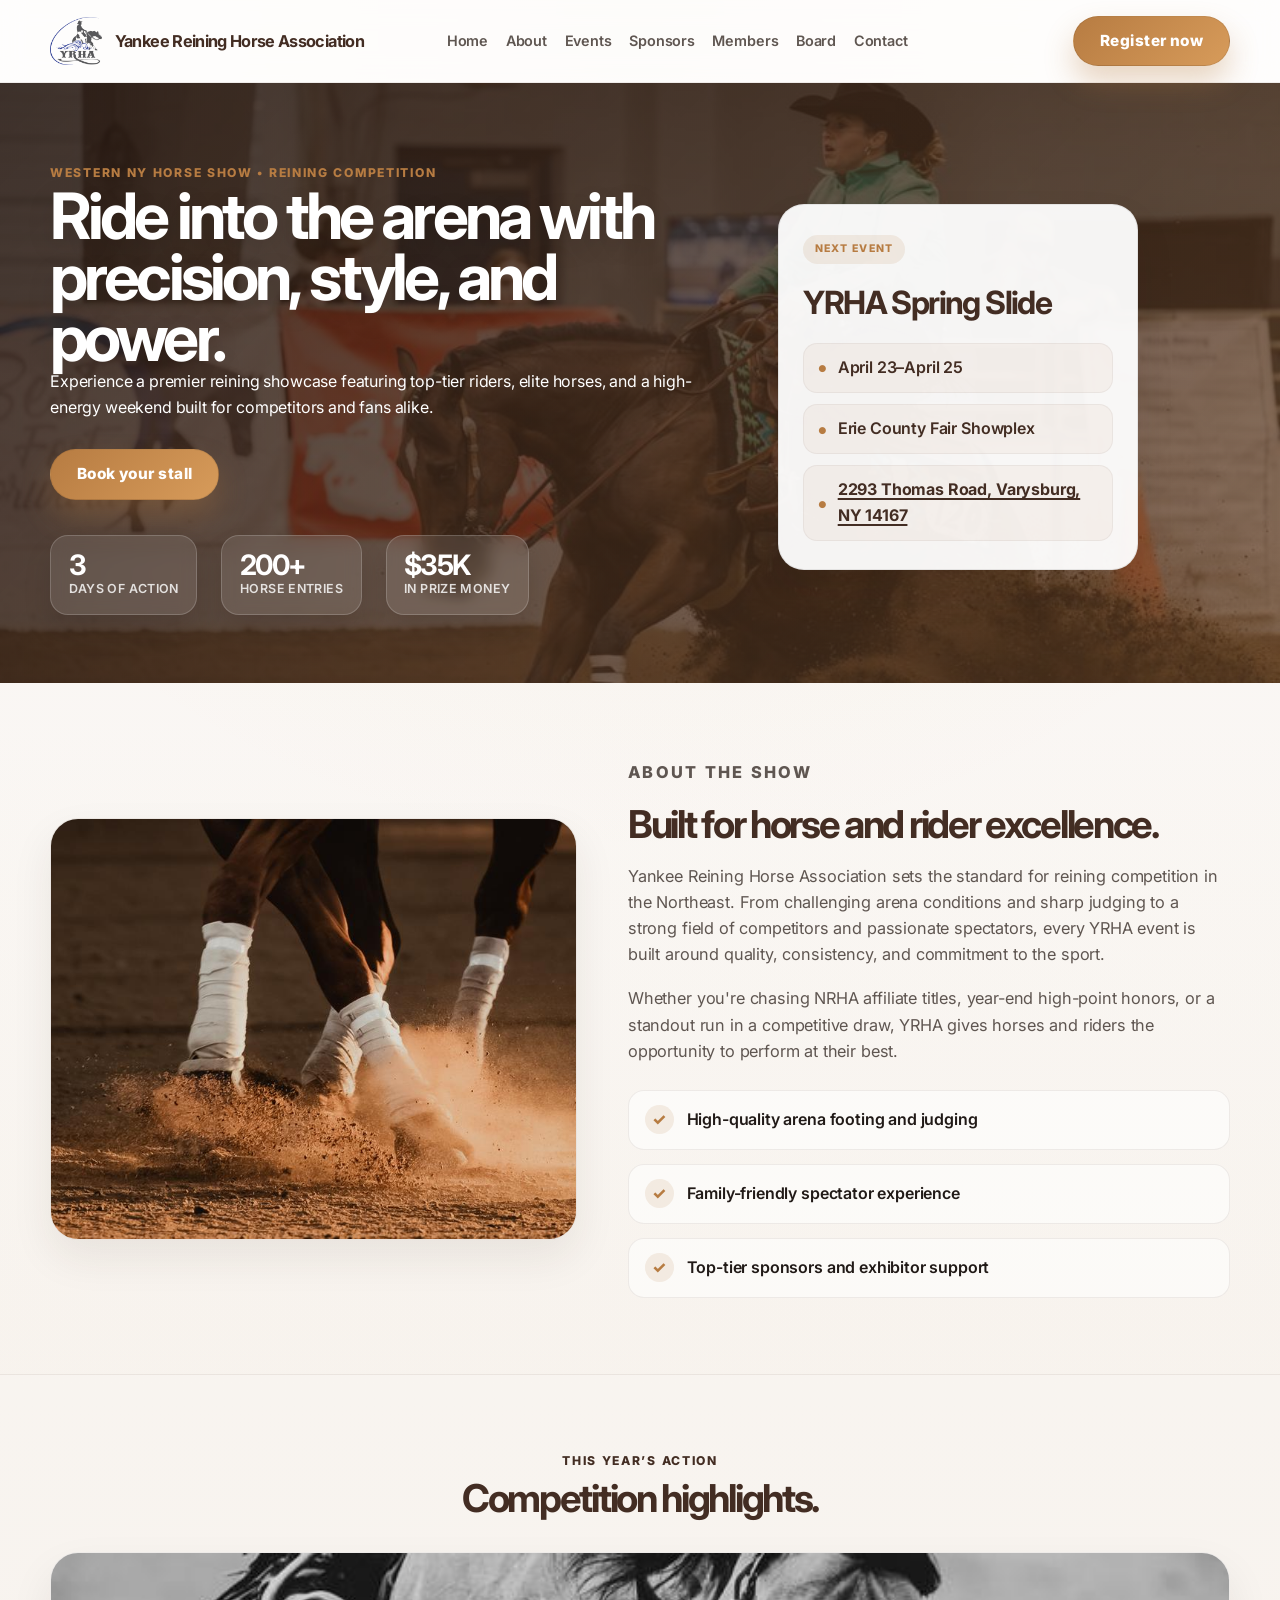
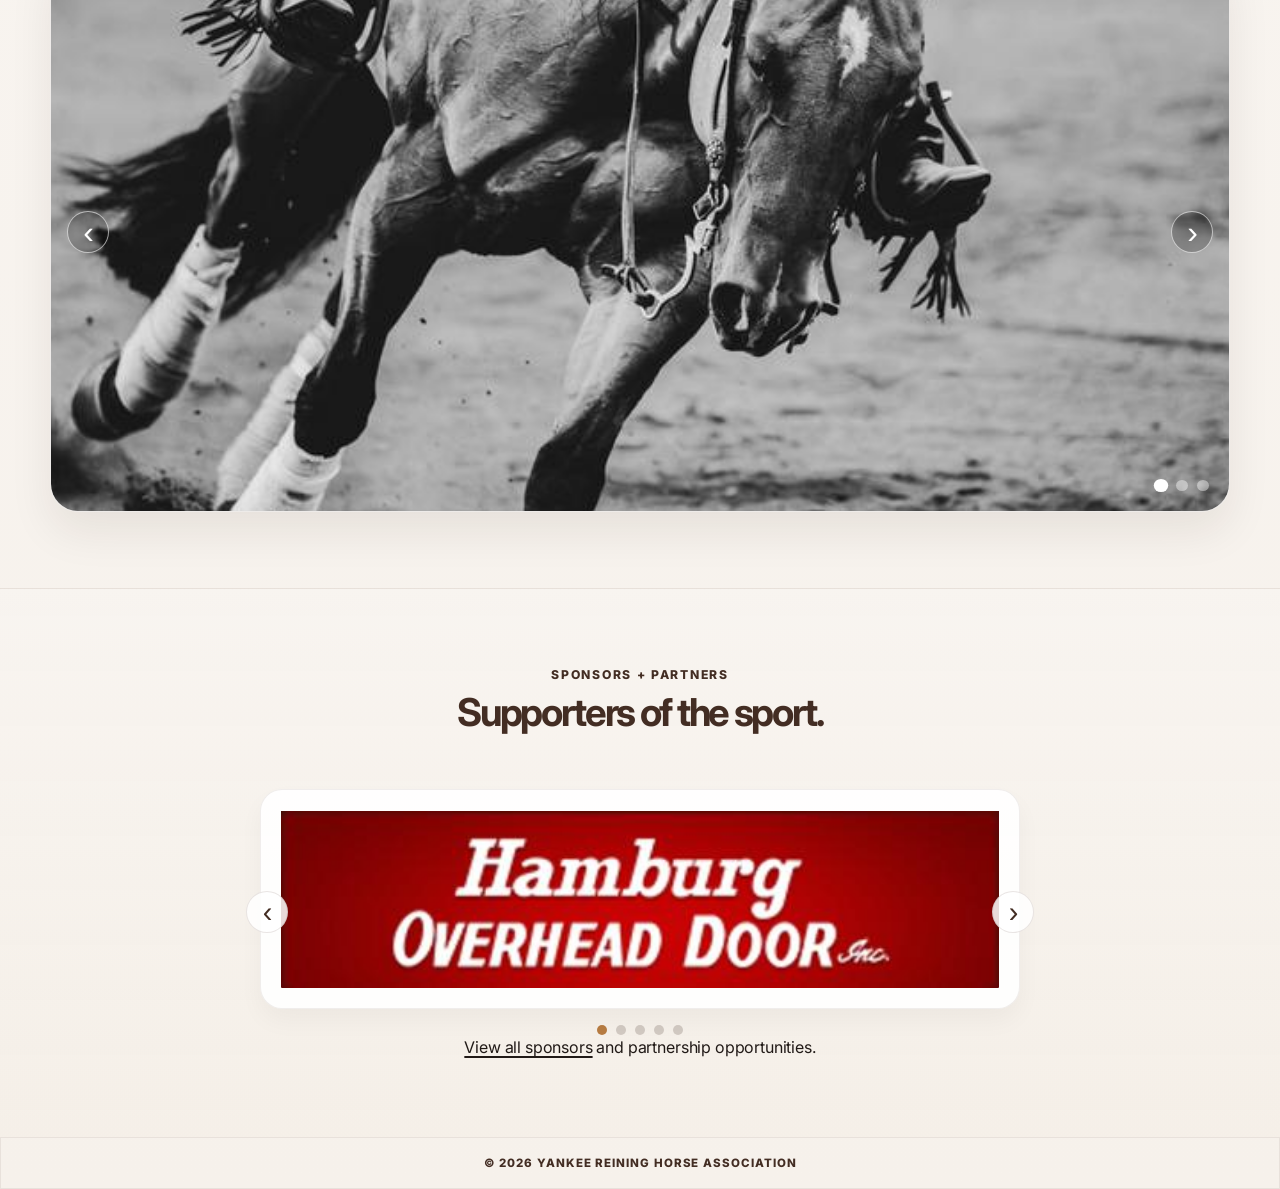
<file: index.html>
<!DOCTYPE html>
<html lang="en">
  <head>
    <meta charset="UTF-8" />
    <meta name="viewport" content="width=device-width, initial-scale=1.0" />
    <title>YANKEE REINING HORSE ASSOCIATION</title>
    <meta
      name="description"
      content="Showplex Reining Classic is a Western horse show featuring reining competition, rider showcases, sponsorships, and community events."
    />
    <link rel="preconnect" href="https://fonts.googleapis.com" />
    <link rel="preconnect" href="https://fonts.gstatic.com" crossorigin />
    <link
      href="https://fonts.googleapis.com/css2?family=Inter:wght@400;500;600;700;800;900&display=swap"
      rel="stylesheet"
    />
    <link rel="stylesheet" href="style.css" />
  </head>
  <body>
    <header class="site-header">
      <div class="container nav-wrap">
        <div class="brand" aria-label="Yankee Reining Horse Association">
          <img src="assets/logo-1.png" alt="YRHA logo" class="brand-logo" />
          <span class="brand-text">Yankee Reining Horse Association</span>
        </div>

        <nav class="main-nav" aria-label="Main navigation">
          <a href="index.html">Home</a>
          <a href="about.html">About</a>
          <a href="events.html">Events</a>
          <a href="sponsors.html">Sponsors</a>
          <a href="members.html">Members</a>
          <a href="board.html">Board</a>
          <a href="contact.html">Contact</a>
        </nav>

        <button class="nav-toggle" aria-label="Toggle menu" aria-expanded="false">
          <span></span>
          <span></span>
          <span></span>
        </button>

        <div class="social-links" aria-label="Social media links">
          <a href="https://www.facebook.com/yankeereiners" target="_blank" rel="noreferrer" aria-label="Facebook" class="social-icon-link">
            <svg viewBox="0 0 24 24" aria-hidden="true" focusable="false">
              <path d="M13.5 22v-8h2.7l.4-3h-3.1V7.5c0-.9.3-1.5 1.6-1.5H17V3.1c-.3-.1-1.3-.1-2.5-.1-2.5 0-4.2 1.5-4.2 4.3V11H8v3h2.3v8h3.2z"></path>
            </svg>
          </a>
        </div>

        <a href="https://www.courtneysonlineoffice.com/yrha?fbclid=IwY2xjawVJz55leHRuA2FlbQIxMQBwZG9mBXNydGMGYXBwX2lkEDIyMjAzOTE3ODgyMDA4OTIAAR4bvT8Wq8OkluzwEXCNEvykCB8o2wKqbMzPvJDRI2pU63N30qRkBiQK_LdVtA_aem_6sNL9hoemNjg2xc374EpiA" class="btn btn-primary nav-cta">Register now</a>
      </div>

      <div class="mobile-nav" aria-label="Mobile navigation">
        <a href="index.html">Home</a>
        <a href="about.html">About</a>
        <a href="events.html">Events</a>
        <a href="sponsors.html">Sponsors</a>
        <a href="members.html">Members</a>
        <a href="board.html">Board</a>
        <a href="contact.html">Contact</a>
        <a href="https://www.courtneysonlineoffice.com/yrha?fbclid=IwY2xjawVJz55leHRuA2FlbQIxMQBwZG9mBXNydGMGYXBwX2lkEDIyMjAzOTE3ODgyMDA4OTIAAR4bvT8Wq8OkluzwEXCNEvykCB8o2wKqbMzPvJDRI2pU63N30qRkBiQK_LdVtA_aem_6sNL9hoemNjg2xc374EpiA" class="btn btn-primary mobile-nav-register">Register now</a>
      </div>
    </header>

    <main id="top">
      <section class="hero">
        <div class="hero-overlay"></div>
        <div class="container hero-grid">
          <div class="hero-copy">
            <p class="eyebrow">Western NY Horse Show • Reining Competition</p>
            <h1>Ride into the arena with precision, style, and power.</h1>
            <p class="lead">
              Experience a premier reining showcase featuring top-tier riders, elite horses,
              and a high-energy weekend built for competitors and fans alike.
            </p>
<!--update this section -->
            <div class="cta-row">
              <a href="https://www.cognitoforms.com/Courtney16/StallCamperReservationsYRHAJuly2026" class="btn btn-primary">Book your stall</a>
            </div>

            <ul class="hero-metrics" aria-label="Event stats">
              <li><strong>3</strong><span>days of action</span></li>
              <li><strong>200+</strong><span>horse entries</span></li>
              <li><strong>$35K</strong><span>in prize money</span></li>
            </ul>
          </div>
<!--current event details -->
          <div class="hero-card-wrap">
            <div class="hero-info-card">
              <p class="card-label">Next event</p>
              <h2>YRHA Spring Slide</h2>
              <ul>
                <li>April 23–25</li>
                <li>Erie County Fair Showplex</li>
                <li><a href="https://www.google.com/maps/search/?api=1&query=2293+Thomas+Road+Varysburg+NY+14167" target="_blank" rel="noreferrer">2293 Thomas Road, Varysburg, NY 14167</a></li>
              </ul>
            </div>
          </div>
        </div>
      </section>

     

      <section id="about" class="section split-section">
        <div class="container split-grid">
          <div class="section-image">
            <img src="assets/horse-feet.jpeg" alt="Horse rider in reining event" />
          </div>

          <div class="section-copy">
            <p class="eyebrow eyebrow-dark">About the show</p>
            <h2>Built for horse and rider excellence.</h2>
            <p>
              Yankee Reining Horse Association sets the standard for reining competition in the Northeast. From challenging arena conditions and sharp judging to a strong field of competitors and passionate spectators, every YRHA event is built around quality, consistency, and commitment to the sport.
            </p>
            <p>
              Whether you're chasing NRHA affiliate titles, year-end high-point honors, or a standout run in a competitive draw, YRHA gives horses and riders the opportunity to perform at their best.
            </p>
            
            <div class="check-list">
              <div><span class="check">✓</span><span>High-quality arena footing and judging</span></div>
              <div><span class="check">✓</span><span>Family-friendly spectator experience</span></div>
              <div><span class="check">✓</span><span>Top-tier sponsors and exhibitor support</span></div>
            </div>
          </div>
        </div>
      </section>
      <section id="events" class="section events-section">
        <div class="container">
          <div class="section-heading center">
            <p class="eyebrow eyebrow-dark">This year’s action</p>
            <h2>Competition highlights.</h2>
          </div>

          <div class="event-slider" aria-label="Featured event slideshow">
            <button class="event-slider-control event-slider-prev" type="button" aria-label="Previous slide">‹</button>

            <article class="event-slide active">
              <img src="assets/horse-running.jpeg" alt="Horse running in the arena" />
            </article>

            <article class="event-slide">
              <img src="assets/horse-rider2.jpeg" alt="Rider in Western show" />
            </article>

            <article class="event-slide">
              <img src="assets/horse.jpeg" alt="Horse portrait" />
            </article>

            <button class="event-slider-control event-slider-next" type="button" aria-label="Next slide">›</button>

            <div class="event-slider-dots" aria-label="Slide controls">
              <button class="event-slider-dot active" aria-label="Show slide 1" type="button"></button>
              <button class="event-slider-dot" aria-label="Show slide 2" type="button"></button>
              <button class="event-slider-dot" aria-label="Show slide 3" type="button"></button>
            </div>
          </div>
        </div>
      </section>
      
      <section id="sponsors" class="section sponsor-section">
        <div class="container">
          <div class="section-heading center">
            <p class="eyebrow eyebrow-dark">Sponsors + partners</p>
            <h2>Supporters of the sport.</h2>
          </div>

          <div class="sponsor-slider" aria-label="Featured sponsors">
            <button class="sponsor-slider-control sponsor-slider-prev" type="button" aria-label="Previous sponsor">‹</button>

            <div class="sponsor-slider-track">
              <article class="sponsor-slide active">
                <img src="assets/sponsor1.jpeg" alt="Sponsor logo 1" />
              </article>

              <article class="sponsor-slide">
                <img src="assets/sponsor2.jpeg" alt="Sponsor logo 2" />
              </article>

              <article class="sponsor-slide">
                <img src="assets/sponsor3.jpeg" alt="Sponsor logo 3" />
              </article>

              <article class="sponsor-slide">
                <img src="assets/sponsor4.jpeg" alt="Sponsor logo 4" />
              </article>

              <article class="sponsor-slide">
                <img src="assets/sponsor5.jpeg" alt="Sponsor logo 5" />
              </article>
            </div>

            <button class="sponsor-slider-control sponsor-slider-next" type="button" aria-label="Next sponsor">›</button>

            <div class="sponsor-slider-dots" aria-label="Sponsor controls">
              <button class="sponsor-slider-dot active" aria-label="Show sponsor 1" type="button"></button>
              <button class="sponsor-slider-dot" aria-label="Show sponsor 2" type="button"></button>
              <button class="sponsor-slider-dot" aria-label="Show sponsor 3" type="button"></button>
              <button class="sponsor-slider-dot" aria-label="Show sponsor 4" type="button"></button>
              <button class="sponsor-slider-dot" aria-label="Show sponsor 5" type="button"></button>
            </div>
          </div>
          <p class="sponsor-note"><a href="sponsors.html">View all sponsors</a> and partnership opportunities.</p>
        </div>
      </section>
    </main>

    <footer id="contact" class="site-footer">
      <div class="container footer-bottom">
        <span>© 2026 YANKEE REINING HORSE ASSOCIATION</span>
      </div>
    </footer>

    <script src="script.js"></script>
  </body>
</html>
</file>
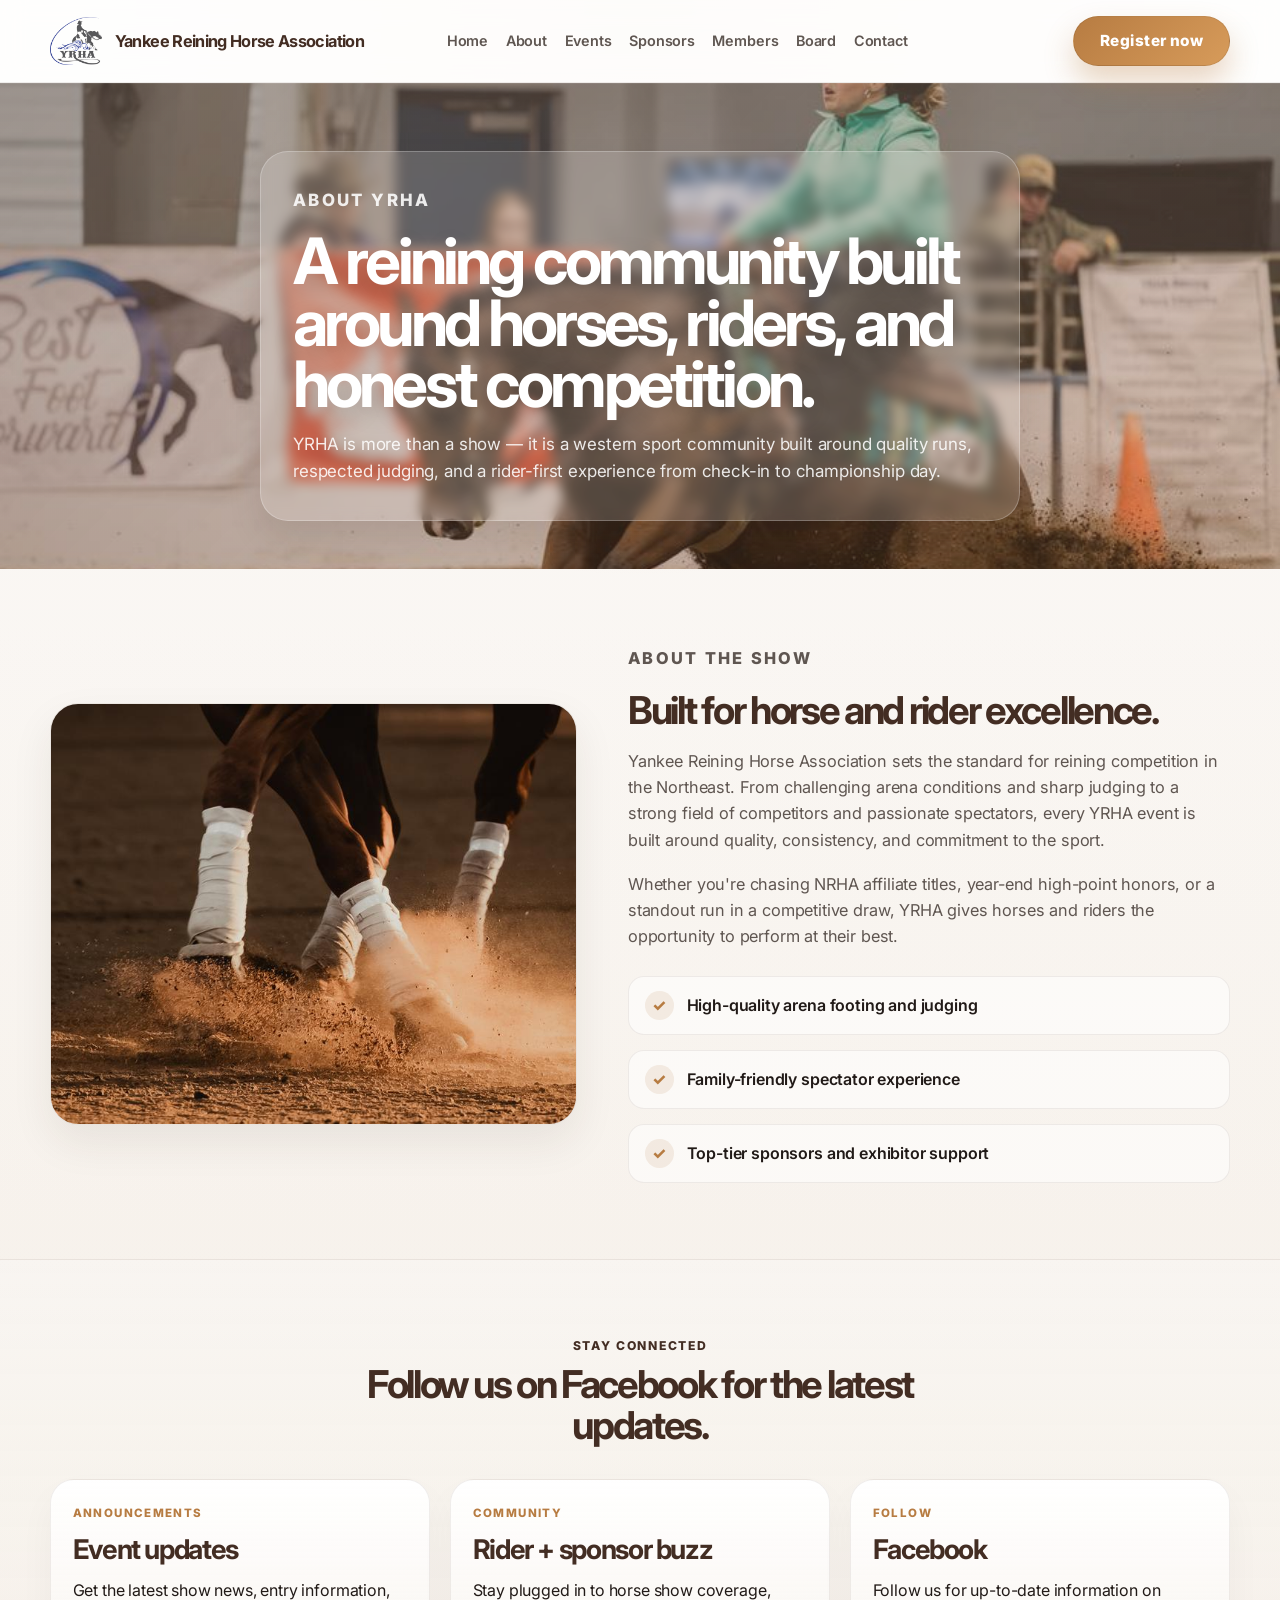
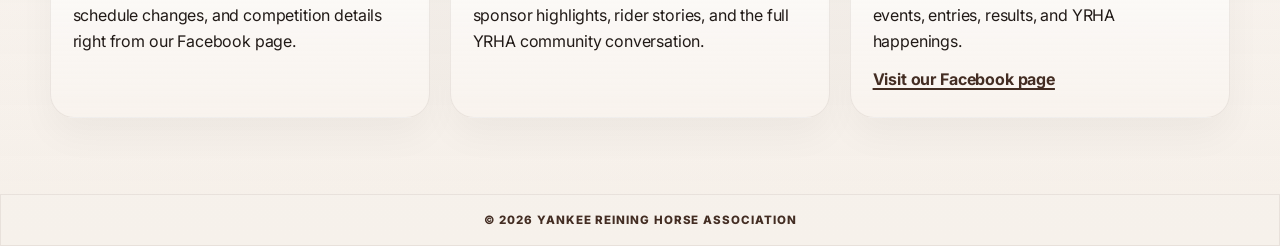
<file: about.html>
<!DOCTYPE html>
<html lang="en">
  <head>
    <meta charset="UTF-8" />
    <meta name="viewport" content="width=device-width, initial-scale=1.0" />
    <title>About | YRHA</title>
    <link rel="preconnect" href="https://fonts.googleapis.com" />
    <link rel="preconnect" href="https://fonts.gstatic.com" crossorigin />
    <link href="https://fonts.googleapis.com/css2?family=Inter:wght@400;500;600;700;800;900&display=swap" rel="stylesheet" />
    <link rel="stylesheet" href="style.css" />
  </head>
  <body class="about-page">
    <header class="site-header">
      <div class="container nav-wrap">
        <div class="brand" aria-label="Yankee Reining Horse Association">
          <img src="assets/logo-1.png" alt="YRHA logo" class="brand-logo" />
          <span class="brand-text">Yankee Reining Horse Association</span>
        </div>

        <nav class="main-nav" aria-label="Main navigation">
          <a href="index.html">Home</a>
          <a href="about.html">About</a>
          <a href="events.html">Events</a>
          <a href="sponsors.html">Sponsors</a>
          <a href="members.html">Members</a>
          <a href="board.html">Board</a>
          <a href="contact.html">Contact</a>
        </nav>

        <button class="nav-toggle" aria-label="Toggle menu" aria-expanded="false">
          <span></span>
          <span></span>
          <span></span>
        </button>

        <div class="social-links" aria-label="Social media links">
          <a href="https://www.facebook.com/yankeereiners" target="_blank" rel="noreferrer" aria-label="Facebook" class="social-icon-link">
            <svg viewBox="0 0 24 24" aria-hidden="true" focusable="false">
              <path d="M13.5 22v-8h2.7l.4-3h-3.1V7.5c0-.9.3-1.5 1.6-1.5H17V3.1c-.3-.1-1.3-.1-2.5-.1-2.5 0-4.2 1.5-4.2 4.3V11H8v3h2.3v8h3.2z"></path>
            </svg>
          </a>
        </div>

        <a href="https://www.courtneysonlineoffice.com/yrha?fbclid=IwY2xjawVJz55leHRuA2FlbQIxMQBwZG9mBXNydGMGYXBwX2lkEDIyMjAzOTE3ODgyMDA4OTIAAR4bvT8Wq8OkluzwEXCNEvykCB8o2wKqbMzPvJDRI2pU63N30qRkBiQK_LdVtA_aem_6sNL9hoemNjg2xc374EpiA" class="btn btn-primary nav-cta">Register now</a>
      </div>

      <div class="mobile-nav" aria-label="Mobile navigation">
        <a href="index.html">Home</a>
        <a href="about.html">About</a>
        <a href="events.html">Events</a>
        <a href="sponsors.html">Sponsors</a>
        <a href="members.html">Members</a>
        <a href="board.html">Board</a>
        <a href="contact.html">Contact</a>
        <a href="https://www.courtneysonlineoffice.com/yrha?fbclid=IwY2xjawVJz55leHRuA2FlbQIxMQBwZG9mBXNydGMGYXBwX2lkEDIyMjAzOTE3ODgyMDA4OTIAAR4bvT8Wq8OkluzwEXCNEvykCB8o2wKqbMzPvJDRI2pU63N30qRkBiQK_LdVtA_aem_6sNL9hoemNjg2xc374EpiA" class="btn btn-primary mobile-nav-register">Register now</a>
      </div>
    </header>

    <script src="script.js"></script>

    <main>
      <section class="page-hero">
        <div class="container page-hero-inner">
          <p class="page-kicker">About YRHA</p>
          <h1>A reining community built around horses, riders, and honest competition.</h1>
          <p>YRHA is more than a show — it is a western sport community built around quality runs, respected judging, and a rider-first experience from check-in to championship day.</p>
        </div>
      </section>

      <section class="section split-section">
        <div class="container split-grid">
          <div class="section-image">
            <img src="assets/horse-feet.jpeg" alt="Horse rider in reining event" />
          </div>

          <div class="section-copy">
            <p class="eyebrow eyebrow-dark">About the show</p>
            <h2>Built for horse and rider excellence.</h2>
            <p>
              Yankee Reining Horse Association sets the standard for reining competition in the Northeast. From challenging arena conditions and sharp judging to a strong field of competitors and passionate spectators, every YRHA event is built around quality, consistency, and commitment to the sport.
            </p>
            <p>
              Whether you're chasing NRHA affiliate titles, year-end high-point honors, or a standout run in a competitive draw, YRHA gives horses and riders the opportunity to perform at their best.
            </p>

            <div class="check-list">
              <div><span class="check">✓</span><span>High-quality arena footing and judging</span></div>
              <div><span class="check">✓</span><span>Family-friendly spectator experience</span></div>
              <div><span class="check">✓</span><span>Top-tier sponsors and exhibitor support</span></div>
            </div>
          </div>
        </div>
      </section>

      <section class="section info-panel-section">
        <div class="container">
          <div class="section-heading center">
            <p class="eyebrow eyebrow-dark">Stay connected</p>
            <h2>Follow us on Facebook for the latest updates.</h2>
          </div>

          <div class="info-panel-grid">
            <article class="info-panel-box">
              <p class="section-subhead">Announcements</p>
              <h3>Event updates</h3>
              <p>Get the latest show news, entry information, schedule changes, and competition details right from our Facebook page.</p>
            </article>

            <article class="info-panel-box">
              <p class="section-subhead">Community</p>
              <h3>Rider + sponsor buzz</h3>
              <p>Stay plugged in to horse show coverage, sponsor highlights, rider stories, and the full YRHA community conversation.</p>
            </article>

            <article class="info-panel-box">
              <p class="section-subhead">Follow</p>
              <h3>Facebook</h3>
              <p>Follow us for up-to-date information on events, entries, results, and YRHA happenings.</p>
              <a class="venue-link" href="https://www.facebook.com/yankeereiners" target="_blank" rel="noreferrer">Visit our Facebook page</a>
            </article>
          </div>
        </div>
      </section>
    </main>

    <footer id="contact" class="site-footer">
      <div class="container footer-bottom">
        <span>© 2026 YANKEE REINING HORSE ASSOCIATION</span>
      </div>
    </footer>
  </body>
</html>
</file>
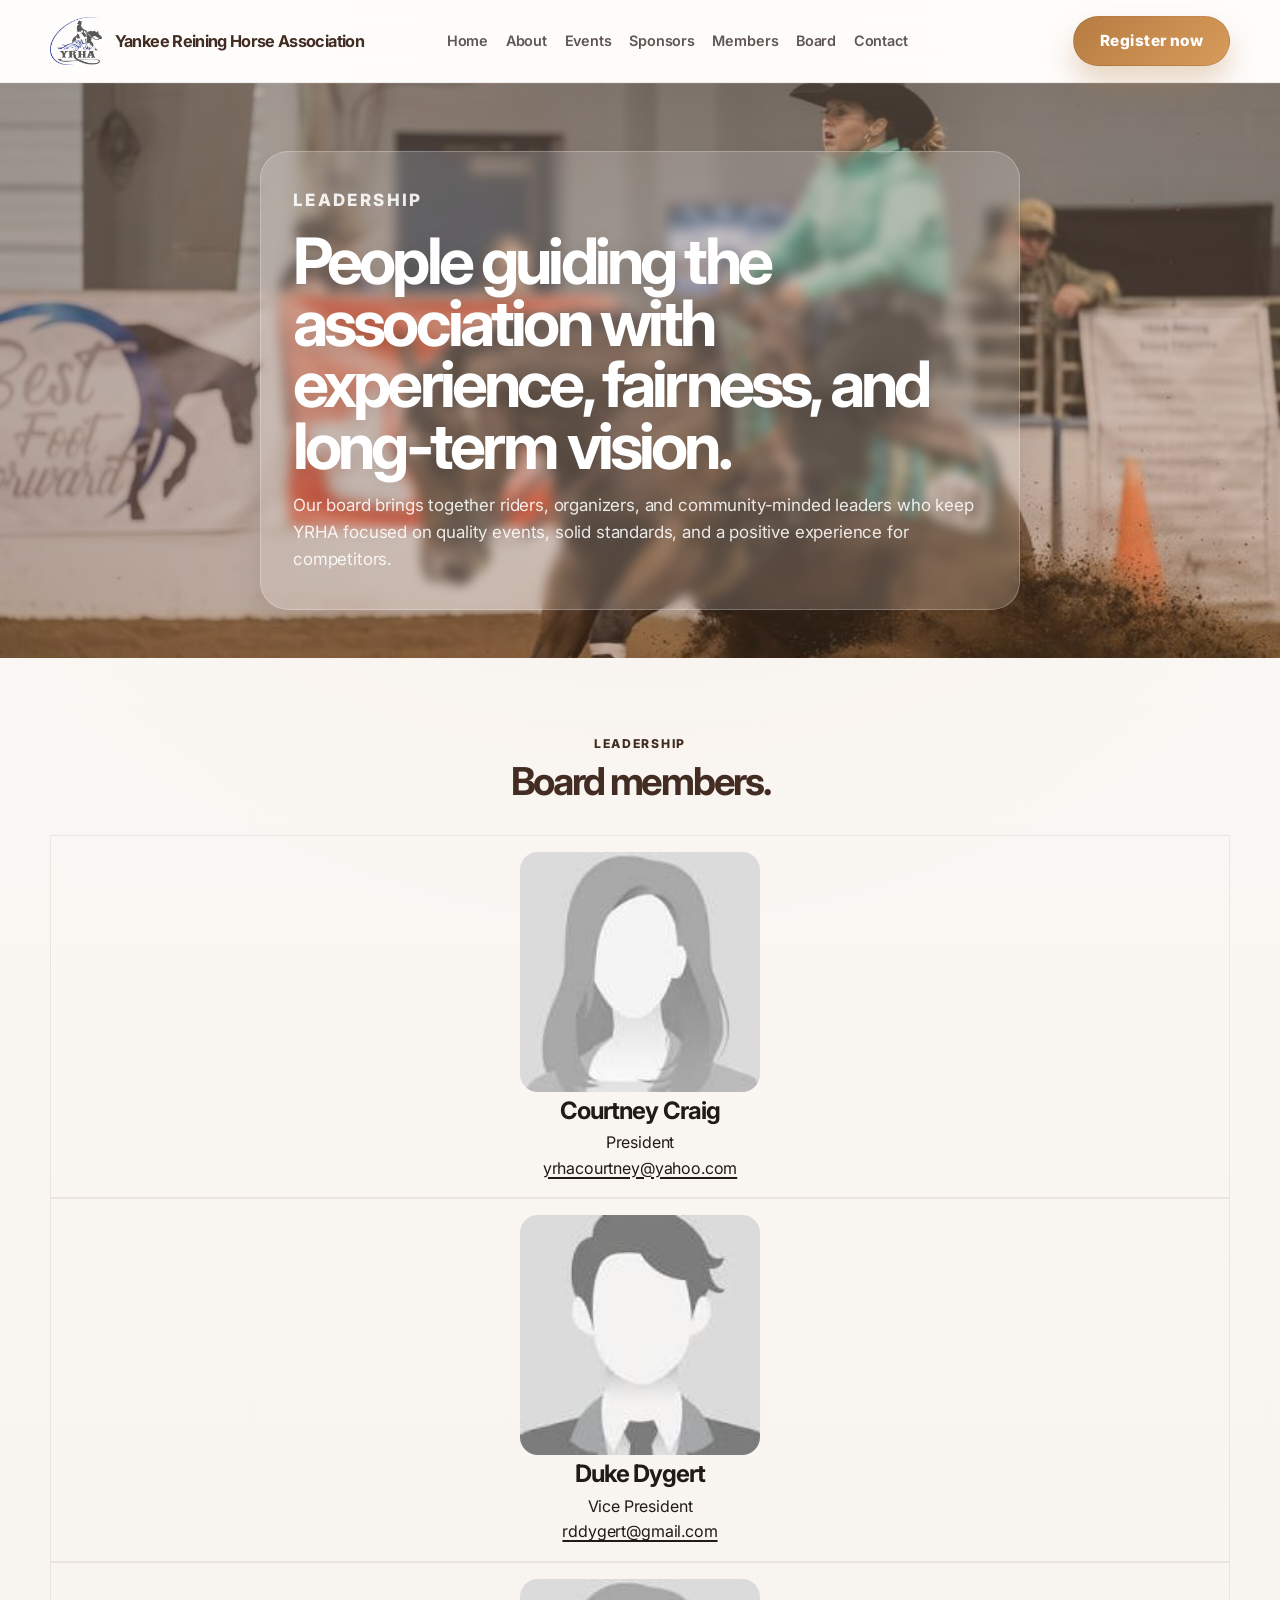
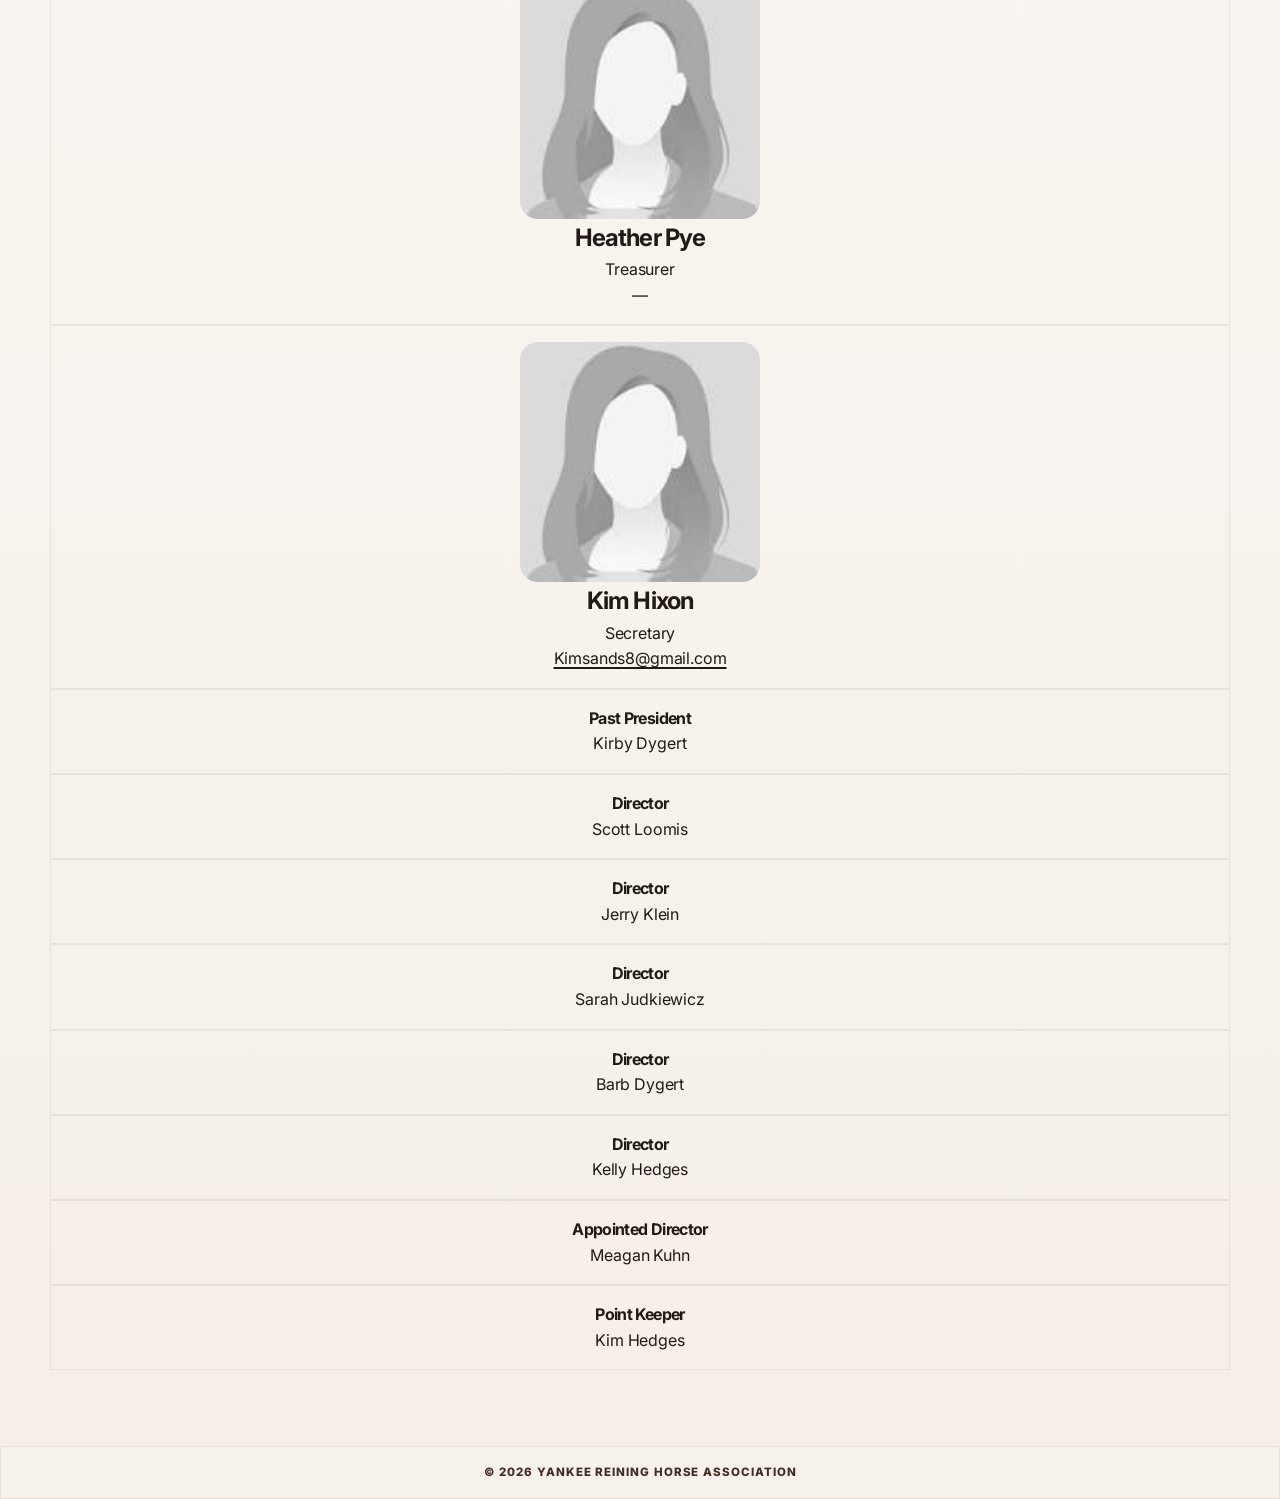
<file: board.html>
<!DOCTYPE html>
<html lang="en">
  <head>
    <meta charset="UTF-8" />
    <meta name="viewport" content="width=device-width, initial-scale=1.0" />
    <title>Board | YRHA</title>
    <link rel="preconnect" href="https://fonts.googleapis.com" />
    <link rel="preconnect" href="https://fonts.gstatic.com" crossorigin />
    <link href="https://fonts.googleapis.com/css2?family=Inter:wght@400;500;600;700;800;900&display=swap" rel="stylesheet" />
    <link rel="stylesheet" href="style.css" />
  </head>
  <body>
    <header class="site-header">
      <div class="container nav-wrap">
        <div class="brand" aria-label="Yankee Reining Horse Association">
          <img src="assets/logo-1.png" alt="YRHA logo" class="brand-logo" />
          <span class="brand-text">Yankee Reining Horse Association</span>
        </div>

        <nav class="main-nav" aria-label="Main navigation">
          <a href="index.html">Home</a>
          <a href="about.html">About</a>
          <a href="events.html">Events</a>
          <a href="sponsors.html">Sponsors</a>
          <a href="members.html">Members</a>
          <a href="board.html">Board</a>
          <a href="contact.html">Contact</a>
        </nav>

        <button class="nav-toggle" aria-label="Toggle menu" aria-expanded="false">
          <span></span>
          <span></span>
          <span></span>
        </button>

        <div class="social-links" aria-label="Social media links">
          <a href="https://www.facebook.com/yankeereiners" target="_blank" rel="noreferrer" aria-label="Facebook" class="social-icon-link">
            <svg viewBox="0 0 24 24" aria-hidden="true" focusable="false">
              <path d="M13.5 22v-8h2.7l.4-3h-3.1V7.5c0-.9.3-1.5 1.6-1.5H17V3.1c-.3-.1-1.3-.1-2.5-.1-2.5 0-4.2 1.5-4.2 4.3V11H8v3h2.3v8h3.2z"></path>
            </svg>
          </a>
        </div>

        <a href="https://www.courtneysonlineoffice.com/yrha?fbclid=IwY2xjawVJz55leHRuA2FlbQIxMQBwZG9mBXNydGMGYXBwX2lkEDIyMjAzOTE3ODgyMDA4OTIAAR4bvT8Wq8OkluzwEXCNEvykCB8o2wKqbMzPvJDRI2pU63N30qRkBiQK_LdVtA_aem_6sNL9hoemNjg2xc374EpiA" class="btn btn-primary nav-cta">Register now</a>
      </div>

      <div class="mobile-nav" aria-label="Mobile navigation">
        <a href="index.html">Home</a>
        <a href="about.html">About</a>
        <a href="events.html">Events</a>
        <a href="sponsors.html">Sponsors</a>
        <a href="members.html">Members</a>
        <a href="board.html">Board</a>
        <a href="contact.html">Contact</a>
        <a href="https://www.courtneysonlineoffice.com/yrha?fbclid=IwY2xjawVJz55leHRuA2FlbQIxMQBwZG9mBXNydGMGYXBwX2lkEDIyMjAzOTE3ODgyMDA4OTIAAR4bvT8Wq8OkluzwEXCNEvykCB8o2wKqbMzPvJDRI2pU63N30qRkBiQK_LdVtA_aem_6sNL9hoemNjg2xc374EpiA" class="btn btn-primary mobile-nav-register">Register now</a>
      </div>
    </header>

    <script src="script.js"></script>

    <main>
      <section class="page-hero">
        <div class="container page-hero-inner">
          <p class="page-kicker">Leadership</p>
          <h1>People guiding the association with experience, fairness, and long-term vision.</h1>
          <p>Our board brings together riders, organizers, and community-minded leaders who keep YRHA focused on quality events, solid standards, and a positive experience for competitors.</p>
        </div>
      </section>

      <section class="section board-section">
        <div class="container">
          <div class="section-heading center">
            <p class="eyebrow eyebrow-dark">Leadership</p>
            <h2>Board members.</h2>
          </div>

          <div class="board-layout">
            <div class="cards-container">
              <article class="card">
                <img src="assets/woman placeholder.jpeg" alt="Courtney Craig" class="card-img" />
                <h2 class="card-title">Courtney Craig</h2>
                <p class="card-role">President</p>
                <p class="card-contact"><a href="mailto:yrhacourtney@yahoo.com">yrhacourtney@yahoo.com</a></p>
              </article>

              <article class="card">
                <img src="assets/man placeholder.jpeg" alt="Duke Dygert" class="card-img" />
                <h2 class="card-title">Duke Dygert</h2>
                <p class="card-role">Vice President</p>
                <p class="card-contact"><a href="mailto:rddygert@gmail.com">rddygert@gmail.com</a></p>
              </article>

              <article class="card">
                <img src="assets/woman placeholder.jpeg" alt="Heather Pye" class="card-img" />
                <h2 class="card-title">Heather Pye</h2>
                <p class="card-role">Treasurer</p>
                <p class="card-contact">—</p>
              </article>

              <article class="card">
                <img src="assets/woman placeholder.jpeg" alt="Kim Hixon" class="card-img" />
                <h2 class="card-title">Kim Hixon</h2>
                <p class="card-role">Secretary</p>
                <p class="card-contact"><a href="mailto:Kimsands8@gmail.com">Kimsands8@gmail.com</a></p>
              </article>
            </div>

            <div class="board-info">
              <div class="board-list">
                <div class="board-item">
                  <span class="board-label"><strong> Past President</strong></span>
                  Kirby Dygert
                </div>

                <div class="board-item">
                  <span class="board-label"><strong>Director</strong></span>
                  Scott Loomis
                </div>

                <div class="board-item">
                  <span class="board-label"><strong>Director</strong></span>
                  Jerry Klein
                </div>

                <div class="board-item">
                  <span class="board-label"><strong>Director</strong></span>
                  Sarah Judkiewicz
                </div>

                <div class="board-item">
                  <span class="board-label"><strong>Director</strong></span>
                  Barb Dygert
                </div>
            
                <div class="board-item">
                  <span class="board-label"><strong>Director</strong></span>
                  Kelly Hedges
                </div>

                <div class="board-item">
                  <span class="board-label"><strong>Appointed Director</strong></span>
                  Meagan Kuhn
                </div>

                <div class="board-item">
                  <span class="board-label"><strong>Point Keeper</strong></span>
                  Kim Hedges
                </div>
              </div>
            </div>
          </div>
        </div>
      </section>
    </main>

    <footer id="contact" class="site-footer">
      <div class="container footer-bottom">
        <span>© 2026 YANKEE REINING HORSE ASSOCIATION</span>
      </div>
    </footer>
  </body>
</html>
</file>
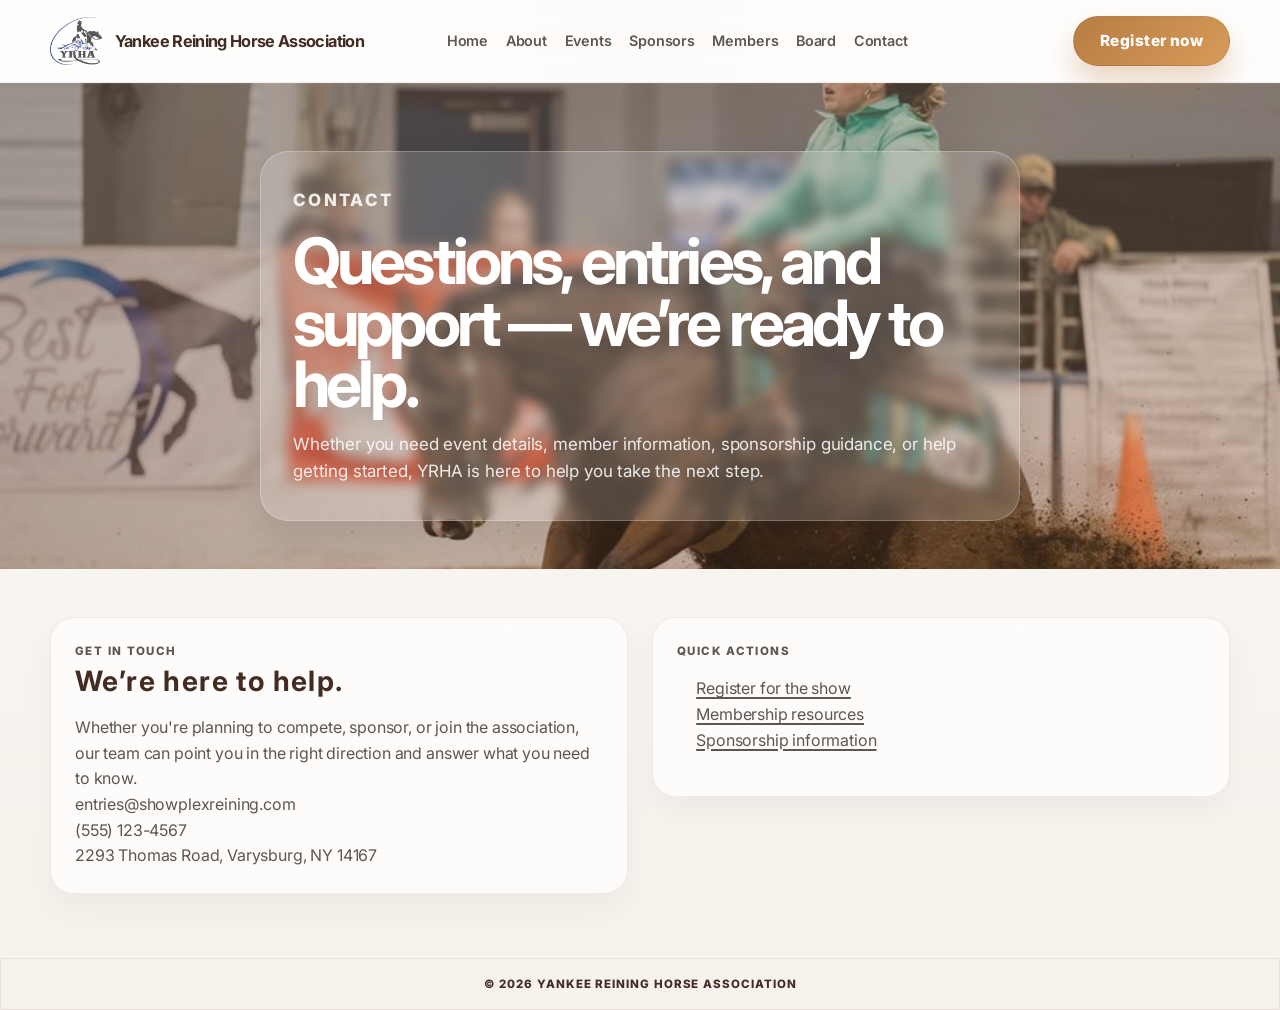
<file: contact.html>
<!DOCTYPE html>
<html lang="en">
  <head>
    <meta charset="UTF-8" />
    <meta name="viewport" content="width=device-width, initial-scale=1.0" />
    <title>Contact | YRHA</title>
    <link rel="preconnect" href="https://fonts.googleapis.com" />
    <link rel="preconnect" href="https://fonts.gstatic.com" crossorigin />
    <link href="https://fonts.googleapis.com/css2?family=Inter:wght@400;500;600;700;800;900&display=swap" rel="stylesheet" />
    <link rel="stylesheet" href="style.css" />
  </head>
  <body class="contact-page">
    <header class="site-header">
      <div class="container nav-wrap">
        <div class="brand" aria-label="Yankee Reining Horse Association">
          <img src="assets/logo-1.png" alt="YRHA logo" class="brand-logo" />
          <span class="brand-text">Yankee Reining Horse Association</span>
        </div>

        <nav class="main-nav" aria-label="Main navigation">
          <a href="index.html">Home</a>
          <a href="about.html">About</a>
          <a href="events.html">Events</a>
          <a href="sponsors.html">Sponsors</a>
          <a href="members.html">Members</a>
          <a href="board.html">Board</a>
          <a href="contact.html">Contact</a>
        </nav>

        <button class="nav-toggle" aria-label="Toggle menu" aria-expanded="false">
          <span></span>
          <span></span>
          <span></span>
        </button>

        <div class="social-links" aria-label="Social media links">
          <a href="https://www.facebook.com/yankeereiners" target="_blank" rel="noreferrer" aria-label="Facebook" class="social-icon-link">
            <svg viewBox="0 0 24 24" aria-hidden="true" focusable="false">
              <path d="M13.5 22v-8h2.7l.4-3h-3.1V7.5c0-.9.3-1.5 1.6-1.5H17V3.1c-.3-.1-1.3-.1-2.5-.1-2.5 0-4.2 1.5-4.2 4.3V11H8v3h2.3v8h3.2z"></path>
            </svg>
          </a>
        </div>

        <a href="https://www.courtneysonlineoffice.com/yrha?fbclid=IwY2xjawVJz55leHRuA2FlbQIxMQBwZG9mBXNydGMGYXBwX2lkEDIyMjAzOTE3ODgyMDA4OTIAAR4bvT8Wq8OkluzwEXCNEvykCB8o2wKqbMzPvJDRI2pU63N30qRkBiQK_LdVtA_aem_6sNL9hoemNjg2xc374EpiA" class="btn btn-primary nav-cta">Register now</a>
      </div>

      <div class="mobile-nav" aria-label="Mobile navigation">
        <a href="index.html">Home</a>
        <a href="about.html">About</a>
        <a href="events.html">Events</a>
        <a href="sponsors.html">Sponsors</a>
        <a href="members.html">Members</a>
        <a href="board.html">Board</a>
        <a href="contact.html">Contact</a>
        <a href="https://www.courtneysonlineoffice.com/yrha?fbclid=IwY2xjawVJz55leHRuA2FlbQIxMQBwZG9mBXNydGMGYXBwX2lkEDIyMjAzOTE3ODgyMDA4OTIAAR4bvT8Wq8OkluzwEXCNEvykCB8o2wKqbMzPvJDRI2pU63N30qRkBiQK_LdVtA_aem_6sNL9hoemNjg2xc374EpiA" class="btn btn-primary mobile-nav-register">Register now</a>
      </div>
    </header>

    <script src="script.js"></script>

    <main>
      <section class="page-hero">
        <div class="container page-hero-inner">
          <p class="page-kicker">Contact</p>
          <h1>Questions, entries, and support — we’re ready to help.</h1>
          <p>Whether you need event details, member information, sponsorship guidance, or help getting started, YRHA is here to help you take the next step.</p>
        </div>
      </section>

      <section class="section page-content">
        <div class="container page-grid">
          <div class="page-panel">
            <p class="section-subhead">Get in touch</p>
            <h3>We’re here to help.</h3>
            <p>Whether you're planning to compete, sponsor, or join the association, our team can point you in the right direction and answer what you need to know.</p>
            <ul class="contact-list">
              <li>entries@showplexreining.com</li>
              <li>(555) 123-4567</li>
              <li>2293 Thomas Road, Varysburg, NY 14167</li>
            </ul>
          </div>

          <div class="page-panel">
            <p class="section-subhead">Quick actions</p>
           
            <ul class="link-list">
              <li><a href="https://www.courtneysonlineoffice.com/yrha?fbclid=IwY2xjawVJz55leHRuA2FlbQIxMQBwZG9mBXNydGMGYXBwX2lkEDIyMjAzOTE3ODgyMDA4OTIAAR4bvT8Wq8OkluzwEXCNEvykCB8o2wKqbMzPvJDRI2pU63N30qRkBiQK_LdVtA_aem_6sNL9hoemNjg2xc374EpiA">Register for the show</a></li>
              <li><a href="members.html">Membership resources</a></li>
              <li><a href="sponsors.html">Sponsorship information</a></li>
            </ul>
          </div>
        </div>
      </section>
    </main>

    <footer id="contact" class="site-footer">
      <div class="container footer-bottom">
        <span>© 2026 YANKEE REINING HORSE ASSOCIATION</span>
      </div>
    </footer>
  </body>
</html>
</file>
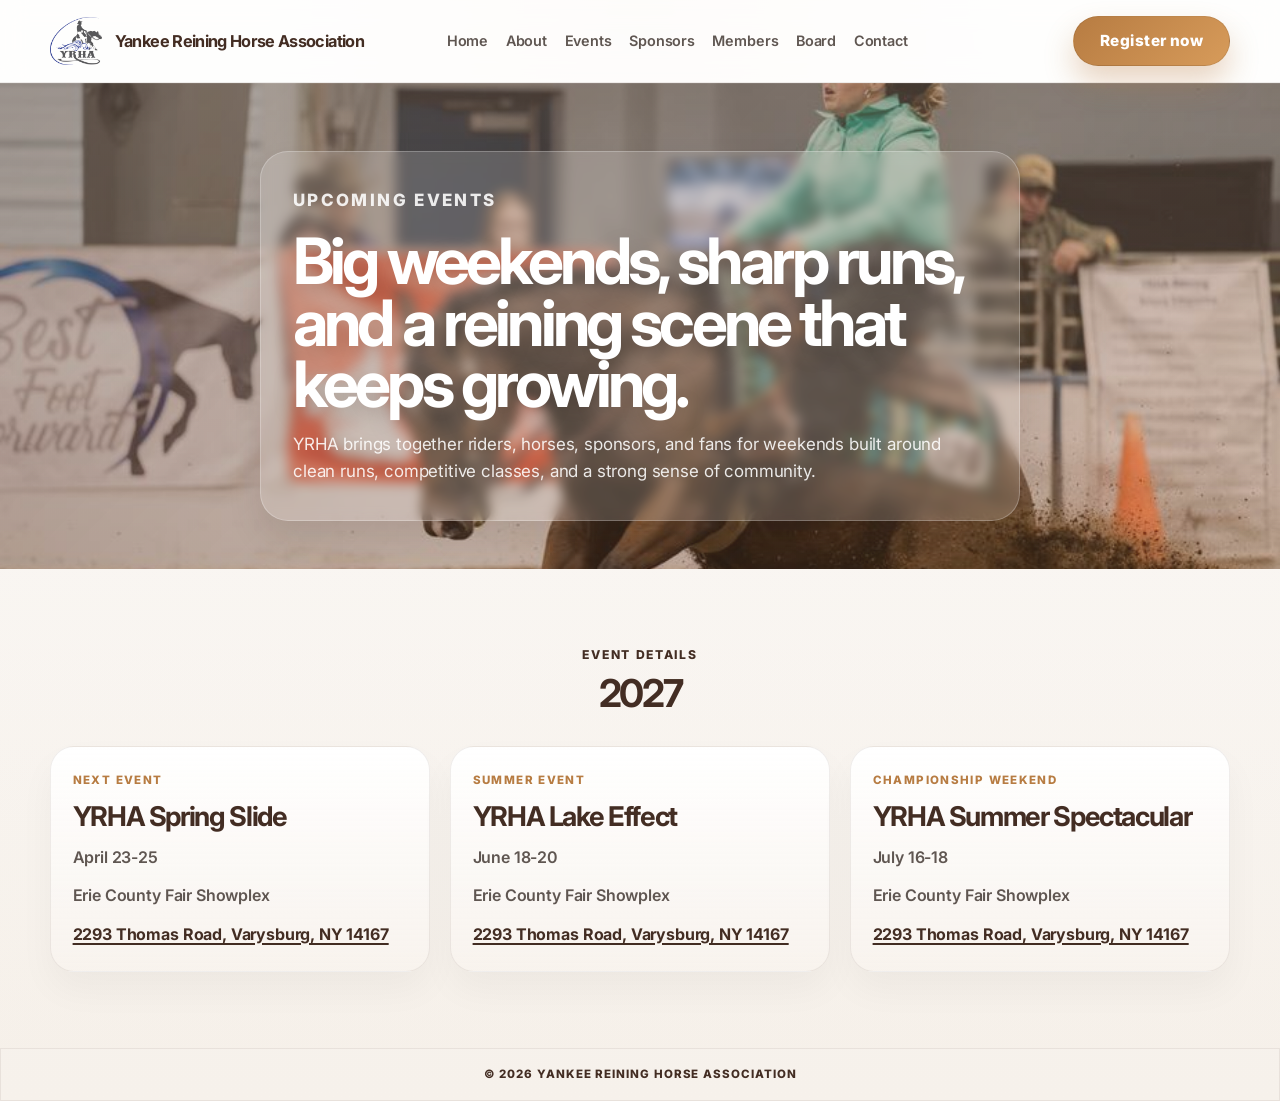
<file: events.html>
<!DOCTYPE html>
<html lang="en">
  <head>
    <meta charset="UTF-8" />
    <meta name="viewport" content="width=device-width, initial-scale=1.0" />
    <title>Events | YRHA</title>
    <link rel="preconnect" href="https://fonts.googleapis.com" />
    <link rel="preconnect" href="https://fonts.gstatic.com" crossorigin />
    <link href="https://fonts.googleapis.com/css2?family=Inter:wght@400;500;600;700;800;900&display=swap" rel="stylesheet" />
    <link rel="stylesheet" href="style.css" />
  </head>
  <body class="events-page">
    <header class="site-header">
      <div class="container nav-wrap">
        <div class="brand" aria-label="Yankee Reining Horse Association">
          <img src="assets/logo-1.png" alt="YRHA logo" class="brand-logo" />
          <span class="brand-text">Yankee Reining Horse Association</span>
        </div>

        <nav class="main-nav" aria-label="Main navigation">
          <a href="index.html">Home</a>
          <a href="about.html">About</a>
          <a href="events.html">Events</a>
          <a href="sponsors.html">Sponsors</a>
          <a href="members.html">Members</a>
          <a href="board.html">Board</a>
          <a href="contact.html">Contact</a>
        </nav>

        <button class="nav-toggle" aria-label="Toggle menu" aria-expanded="false">
          <span></span>
          <span></span>
          <span></span>
        </button>

        <div class="social-links" aria-label="Social media links">
          <a href="https://www.facebook.com/yankeereiners" target="_blank" rel="noreferrer" aria-label="Facebook" class="social-icon-link">
            <svg viewBox="0 0 24 24" aria-hidden="true" focusable="false">
              <path d="M13.5 22v-8h2.7l.4-3h-3.1V7.5c0-.9.3-1.5 1.6-1.5H17V3.1c-.3-.1-1.3-.1-2.5-.1-2.5 0-4.2 1.5-4.2 4.3V11H8v3h2.3v8h3.2z"></path>
            </svg>
          </a>
        </div>

        <a href="https://www.courtneysonlineoffice.com/yrha?fbclid=IwY2xjawVJz55leHRuA2FlbQIxMQBwZG9mBXNydGMGYXBwX2lkEDIyMjAzOTE3ODgyMDA4OTIAAR4bvT8Wq8OkluzwEXCNEvykCB8o2wKqbMzPvJDRI2pU63N30qRkBiQK_LdVtA_aem_6sNL9hoemNjg2xc374EpiA" class="btn btn-primary nav-cta">Register now</a>
      </div>

      <div class="mobile-nav" aria-label="Mobile navigation">
        <a href="index.html">Home</a>
        <a href="about.html">About</a>
        <a href="events.html">Events</a>
        <a href="sponsors.html">Sponsors</a>
        <a href="members.html">Members</a>
        <a href="board.html">Board</a>
        <a href="contact.html">Contact</a>
        <a href="https://www.courtneysonlineoffice.com/yrha?fbclid=IwY2xjawVJz55leHRuA2FlbQIxMQBwZG9mBXNydGMGYXBwX2lkEDIyMjAzOTE3ODgyMDA4OTIAAR4bvT8Wq8OkluzwEXCNEvykCB8o2wKqbMzPvJDRI2pU63N30qRkBiQK_LdVtA_aem_6sNL9hoemNjg2xc374EpiA" class="btn btn-primary mobile-nav-register">Register now</a>
      </div>
    </header>

    <script src="script.js"></script>

    <main>
      <section class="page-hero">
        <div class="container page-hero-inner">
          <p class="page-kicker">Upcoming events</p>
          <h1>Big weekends, sharp runs, and a reining scene that keeps growing.</h1>
          <p>YRHA brings together riders, horses, sponsors, and fans for weekends built around clean runs, competitive classes, and a strong sense of community.</p>
        </div>
      </section>
      <!-- removed for now 
        <section class="section page-content">
            <div class="container page-grid">
                <div class="page-panel">
                    <p class="section-subhead">What to expect</p>
                    <h3>Professional competition with a welcoming feel.</h3>
                    <p>From the first warm-up to the final score, every event is organized to support athletes and keep the experience exciting for spectators.</p>
                    <ul class="feature-list">
              <li>Open, amateur, and youth division opportunities</li>
              <li>Well-managed arena flow and rider support</li>
              <li>Strong sponsor presence and a family-friendly atmosphere</li>
            </ul>
        </div>
        
        <div class="page-panel">
            <p class="section-subhead">This season</p>
            <h3>Consistent quality, from schooling to championship runs.</h3>
            <p>Each weekend is designed to showcase polished performance while staying grounded in the values that make reining so enjoyable to watch and compete in.</p>
            <div class="mini-stats">
                <div class="mini-stat"><strong>3</strong><span>Days</span></div>
                <div class="mini-stat"><strong>6+</strong><span>Classes</span></div>
                <div class="mini-stat"><strong>1</strong><span>Goal</span></div>
            </div>
        </div>
    </div>
    -->
      </section>

<!--
      <section class="section events-section">
        <div class="container">
          <div class="section-heading center">
            <p class="eyebrow eyebrow-dark">This year’s action</p>
            <h2>Competition highlights.</h2>
          </div>

          <div class="events-grid">
            <article class="event-card">
              <img src="assets/horse-running.jpeg" alt="Horse running in the arena" />
              <div class="event-copy">
                <span class="event-tag">Open Reining</span>
                <h3>Open class competition</h3>
                <p>Fast, polished runs and championship pressure in the main arena.</p>
              </div>
            </article>

            <article class="event-card">
              <img src="assets/horse-rider2.jpeg" alt="Rider in Western show" />
              <div class="event-copy">
                <span class="event-tag">Amateur</span>
                <h3>Amateur showcase</h3>
                <p>Celebrating skill, confidence, and partnership across all ride levels.</p>
              </div>
            </article>

            <article class="event-card">
              <img src="assets/horse.jpeg" alt="Horse portrait" />
              <div class="event-copy">
                <span class="event-tag">Youth</span>
                <h3>Youth division</h3>
                <p>Future talent in the spotlight with age-based classes and support.</p>
              </div>
            </article>
          </div>
        </div>
      </section>
    -->

      <section class="section info-panel-section">
        <div class="container">
          <div class="section-heading center">
            <p class="eyebrow eyebrow-dark">Event details</p>
            <h2>2027</h2>
          </div>

          <div class="info-panel-grid">
            <article class="info-panel-box">
              <p class="section-subhead">Next event</p>
              <h3>YRHA Spring Slide</h3>
              <p class="event-date">April 23-25</p>
              <p class="event-location">Erie County Fair Showplex</p>
              <a class="venue-link" href="https://www.google.com/maps/search/?api=1&query=2293+Thomas+Road+Varysburg+NY+14167" target="_blank" rel="noreferrer">2293 Thomas Road, Varysburg, NY 14167</a>
            </article>

            <article class="info-panel-box">
              <p class="section-subhead">Summer event</p>
              <h3>YRHA Lake Effect</h3>
              <p class="event-date">June 18-20</p>
              <p class="event-location">Erie County Fair Showplex</p>
              <a class="venue-link" href="https://www.google.com/maps/search/?api=1&query=2293+Thomas+Road+Varysburg+NY+14167" target="_blank" rel="noreferrer">2293 Thomas Road, Varysburg, NY 14167</a>
            </article>

            <article class="info-panel-box">
              <p class="section-subhead">Championship weekend</p>
              <h3>YRHA Summer Spectacular</h3>
              <p class="event-date">July 16-18</p>
              <p class="event-location">Erie County Fair Showplex</p>
              <a class="venue-link" href="https://www.google.com/maps/search/?api=1&query=2293+Thomas+Road+Varysburg+NY+14167" target="_blank" rel="noreferrer">2293 Thomas Road, Varysburg, NY 14167</a>
            </article>
          </div>
        </div>
      </section>
<!--
      <section class="section schedule-section">
        <div class="container">
          <div class="section-heading">
            <p class="eyebrow eyebrow-dark">Event schedule</p>
            <h2>Weekend at a glance.</h2>
          </div>

          <div class="schedule-list">
            <div class="schedule-item">
              <div class="day">Friday</div>
              <div class="details">
                <h3>Arrival + schooling</h3>
                <p>Check-in opens at 9:00 AM • Warm-up arena access from 12:00 PM</p>
              </div>
            </div>

            <div class="schedule-item">
              <div class="day">Saturday</div>
              <div class="details">
                <h3>Open division competition</h3>
                <p>Prelim rounds begin at 8:00 AM • Finals in the evening</p>
              </div>
            </div>

            <div class="schedule-item">
              <div class="day">Sunday</div>
              <div class="details">
                <h3>Youth + amateur finals</h3>
                <p>Champion awards, vendor market, and sponsor appreciation</p>
              </div>
            </div>
          </div>
        </div>
      </section>
    -->
    </main>

    <footer id="contact" class="site-footer">
      <div class="container footer-bottom">
        <span>© 2026 YANKEE REINING HORSE ASSOCIATION</span>
      </div>
    </footer>
  </body>
</html>
</file>
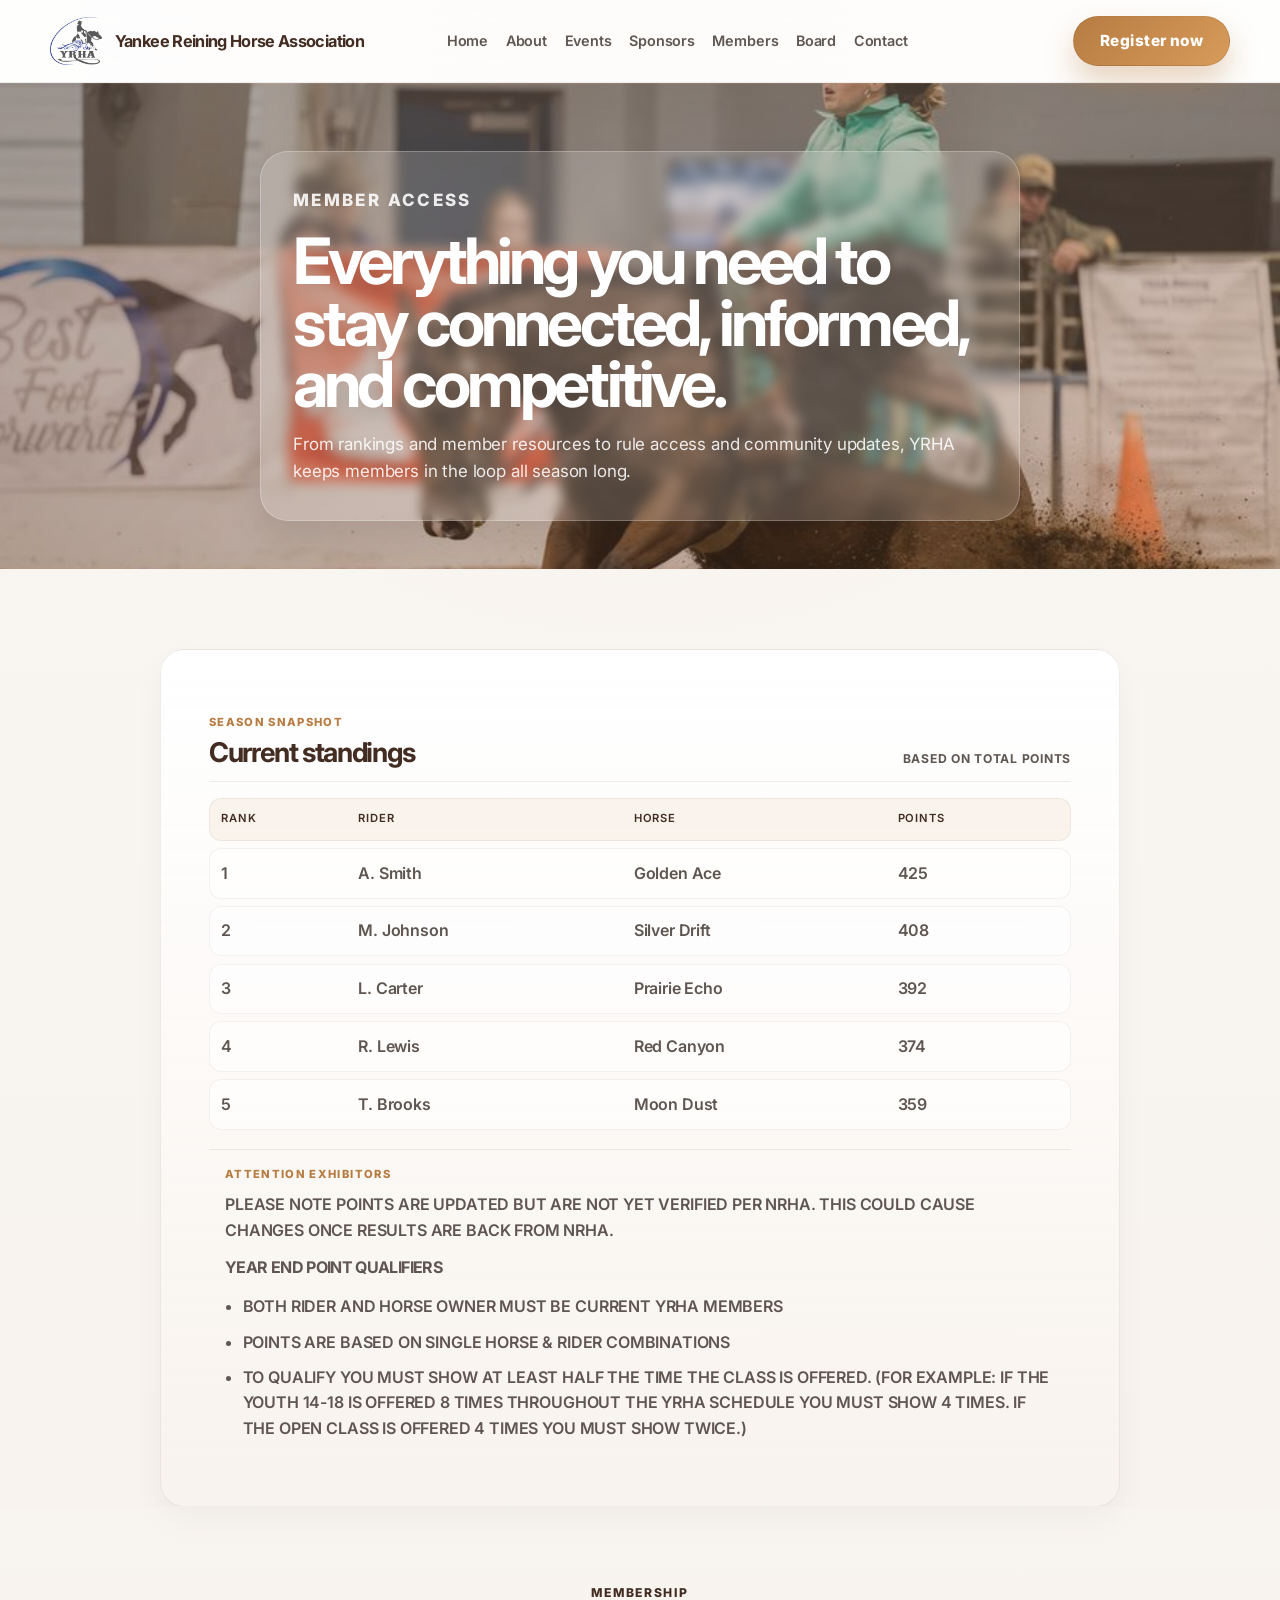
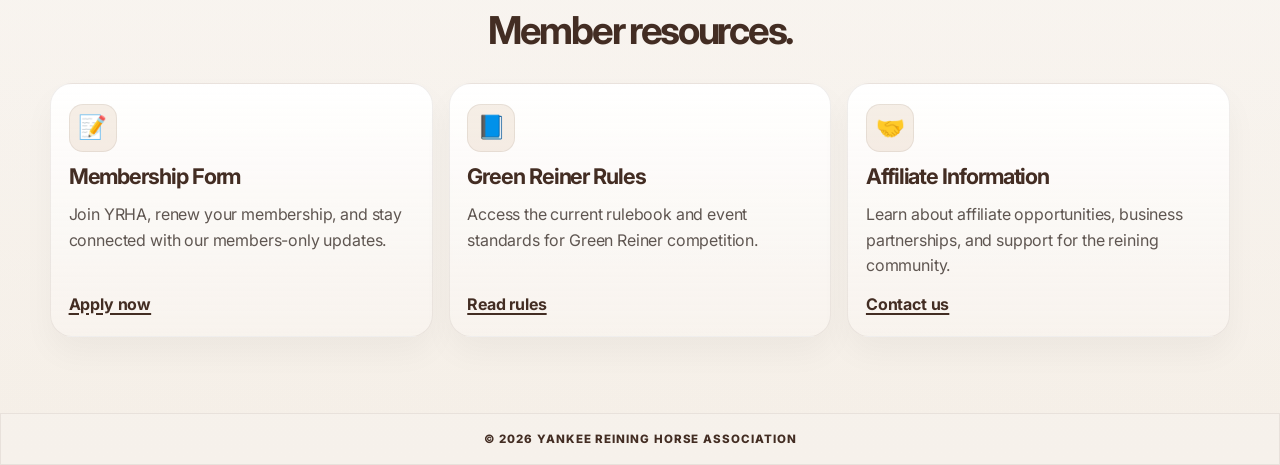
<file: members.html>
<!DOCTYPE html>
<html lang="en">
  <head>
    <meta charset="UTF-8" />
    <meta name="viewport" content="width=device-width, initial-scale=1.0" />
    <title>Members | YRHA</title>
    <link rel="preconnect" href="https://fonts.googleapis.com" />
    <link rel="preconnect" href="https://fonts.gstatic.com" crossorigin />
    <link href="https://fonts.googleapis.com/css2?family=Inter:wght@400;500;600;700;800;900&display=swap" rel="stylesheet" />
    <link rel="stylesheet" href="style.css" />
  </head>
  <body class="members-page">
    <header class="site-header">
      <div class="container nav-wrap">
        <div class="brand" aria-label="Yankee Reining Horse Association">
          <img src="assets/logo-1.png" alt="YRHA logo" class="brand-logo" />
          <span class="brand-text">Yankee Reining Horse Association</span>
        </div>

        <nav class="main-nav" aria-label="Main navigation">
          <a href="index.html">Home</a>
          <a href="about.html">About</a>
          <a href="events.html">Events</a>
          <a href="sponsors.html">Sponsors</a>
          <a href="members.html">Members</a>
          <a href="board.html">Board</a>
          <a href="contact.html">Contact</a>
        </nav>

        <button class="nav-toggle" aria-label="Toggle menu" aria-expanded="false">
          <span></span>
          <span></span>
          <span></span>
        </button>

        <div class="social-links" aria-label="Social media links">
          <a href="https://www.facebook.com/yankeereiners" target="_blank" rel="noreferrer" aria-label="Facebook" class="social-icon-link">
            <svg viewBox="0 0 24 24" aria-hidden="true" focusable="false">
              <path d="M13.5 22v-8h2.7l.4-3h-3.1V7.5c0-.9.3-1.5 1.6-1.5H17V3.1c-.3-.1-1.3-.1-2.5-.1-2.5 0-4.2 1.5-4.2 4.3V11H8v3h2.3v8h3.2z"></path>
            </svg>
          </a>
        </div>

        <a href="https://www.courtneysonlineoffice.com/yrha?fbclid=IwY2xjawVJz55leHRuA2FlbQIxMQBwZG9mBXNydGMGYXBwX2lkEDIyMjAzOTE3ODgyMDA4OTIAAR4bvT8Wq8OkluzwEXCNEvykCB8o2wKqbMzPvJDRI2pU63N30qRkBiQK_LdVtA_aem_6sNL9hoemNjg2xc374EpiA" class="btn btn-primary nav-cta">Register now</a>
      </div>

      <div class="mobile-nav" aria-label="Mobile navigation">
        <a href="index.html">Home</a>
        <a href="about.html">About</a>
        <a href="events.html">Events</a>
        <a href="sponsors.html">Sponsors</a>
        <a href="members.html">Members</a>
        <a href="board.html">Board</a>
        <a href="contact.html">Contact</a>
        <a href="https://www.courtneysonlineoffice.com/yrha?fbclid=IwY2xjawVJz55leHRuA2FlbQIxMQBwZG9mBXNydGMGYXBwX2lkEDIyMjAzOTE3ODgyMDA4OTIAAR4bvT8Wq8OkluzwEXCNEvykCB8o2wKqbMzPvJDRI2pU63N30qRkBiQK_LdVtA_aem_6sNL9hoemNjg2xc374EpiA" class="btn btn-primary mobile-nav-register">Register now</a>
      </div>
    </header>

    <main>
      <section class="page-hero">
        <div class="container page-hero-inner">
          <p class="page-kicker">Member access</p>
          <h1>Everything you need to stay connected, informed, and competitive.</h1>
          <p>From rankings and member resources to rule access and community updates, YRHA keeps members in the loop all season long.</p>
        </div>
      </section>



      
      <div class="standings-panel">
              <div class="standings-header">
                <div>
                  <p class="standings-kicker">Season snapshot</p>
                  <h3>Current standings</h3>
                </div>
                <span>Based on total points</span>
              </div>

              <div class="standings-table" role="table" aria-label="Current standing by points">
                <div class="standings-row standings-head" role="row">
                  <span role="columnheader">Rank</span>
                  <span role="columnheader">Rider</span>
                  <span role="columnheader">Horse</span>
                  <span role="columnheader">Points</span>
                </div>

                <div class="standings-row" role="row">
                  <span role="cell">1</span>
                  <span role="cell">A. Smith</span>
                  <span role="cell">Golden Ace</span>
                  <span role="cell">425</span>
                </div>

                <div class="standings-row" role="row">
                  <span role="cell">2</span>
                  <span role="cell">M. Johnson</span>
                  <span role="cell">Silver Drift</span>
                  <span role="cell">408</span>
                </div>

                <div class="standings-row" role="row">
                  <span role="cell">3</span>
                  <span role="cell">L. Carter</span>
                  <span role="cell">Prairie Echo</span>
                  <span role="cell">392</span>
                </div>

                <div class="standings-row" role="row">
                  <span role="cell">4</span>
                  <span role="cell">R. Lewis</span>
                  <span role="cell">Red Canyon</span>
                  <span role="cell">374</span>
                </div>

                <div class="standings-row" role="row">
                  <span role="cell">5</span>
                  <span role="cell">T. Brooks</span>
                  <span role="cell">Moon Dust</span>
                  <span role="cell">359</span>
                </div>
              </div>

              <div class="standings-disclaimer">
                <div class="disclaimer-label">ATTENTION EXHIBITORS</div>
                <p>PLEASE NOTE POINTS ARE UPDATED BUT ARE NOT YET VERIFIED PER NRHA. THIS COULD CAUSE CHANGES ONCE RESULTS ARE BACK FROM NRHA.</p>
                <p><strong>YEAR END POINT QUALIFIERS</strong></p>
                <ul>
                  <li>BOTH RIDER AND HORSE OWNER MUST BE CURRENT YRHA MEMBERS</li>
                  <li>POINTS ARE BASED ON SINGLE HORSE &amp; RIDER COMBINATIONS</li>
                  <li>TO QUALIFY YOU MUST SHOW AT LEAST HALF THE TIME THE CLASS IS OFFERED. (FOR EXAMPLE: IF THE YOUTH 14-18 IS OFFERED 8 TIMES THROUGHOUT THE YRHA SCHEDULE YOU MUST SHOW 4 TIMES. IF THE OPEN CLASS IS OFFERED 4 TIMES YOU MUST SHOW TWICE.)</li>
                </ul>
              </div>
            </div>
      

<!--

      <section class="section page-content">
        <div class="container page-grid">
          <div class="page-panel">
            <p class="section-subhead">Membership</p>
            <h3>Support the sport from inside the community.</h3>
            <p>Members help shape the event experience and gain access to the tools, updates, and connections that keep the association running smoothly.</p>
            <ul class="feature-list">
              <li>Annual membership sign-up and renewals</li>
              <li>Season standings and competition updates</li>
              <li>Access to rules, forms, and affiliate information</li>
            </ul>
          </div>

          <div class="page-panel">
            <p class="section-subhead">Member benefits</p>
            <h3>Clear information, real access, and a stronger network.</h3>
            <p>Whether you are preparing for a season, checking standings, or reaching out for support, YRHA keeps the information easy to find and easy to use.</p>
            <div class="mini-stats">
                <div class="mini-stat"><strong>1</strong><span>Club</span></div>
              <div class="mini-stat"><strong>3</strong><span>Resources</span></div>
              <div class="mini-stat"><strong>24/7</strong><span>Access</span></div>
            </div>
          </div>
        </div>
      </section>
      -->

      <section class="section members-section">
        <div class="container">
          <div class="section-heading center">
            <p class="eyebrow eyebrow-dark">Membership</p>
            <h2>Member resources.</h2>
          </div>

          <div class="members-shell">
            <div class="members-grid">
              <article class="member-card">
                <div class="member-icon">📝</div>
                <h3>Membership Form</h3>
                <p>Join YRHA, renew your membership, and stay connected with our members-only updates.</p>
                <a href="https://www.courtneysonlineoffice.com/yrha?fbclid=IwY2xjawVJz55leHRuA2FlbQIxMQBwZG9mBXNydGMGYXBwX2lkEDIyMjAzOTE3ODgyMDA4OTIAAR4bvT8Wq8OkluzwEXCNEvykCB8o2wKqbMzPvJDRI2pU63N30qRkBiQK_LdVtA_aem_6sNL9hoemNjg2xc374EpiA" class="text-link">Apply now</a>
              </article>

              <article class="member-card">
                <div class="member-icon">📘</div>
                <h3>Green Reiner Rules</h3>
                <p>Access the current rulebook and event standards for Green Reiner competition.</p>
                <a href="https://nebula.wsimg.com/350b3bbd830df89bfb09e67254d7e462?AccessKeyId=054B12123646A686FF98&disposition=0&alloworigin=1" target="_blank" rel="noreferrer" class="text-link">Read rules</a>
              </article>

              <article class="member-card">
                <div class="member-icon">🤝</div>
                <h3>Affiliate Information</h3>
                <p>Learn about affiliate opportunities, business partnerships, and support for the reining community.</p>
                <a href="mailto:yrhasponsorship@gmail.com" class="text-link">Contact us</a>
              </article>
            </div>

            
          </div>
        </div>
      </section>
    </main>


    <footer id="contact" class="site-footer">
      <div class="container footer-bottom">
        <span>© 2026 YANKEE REINING HORSE ASSOCIATION</span>
      </div>
    </footer>

    <script src="script.js"></script>
  </body>
</html>
</file>
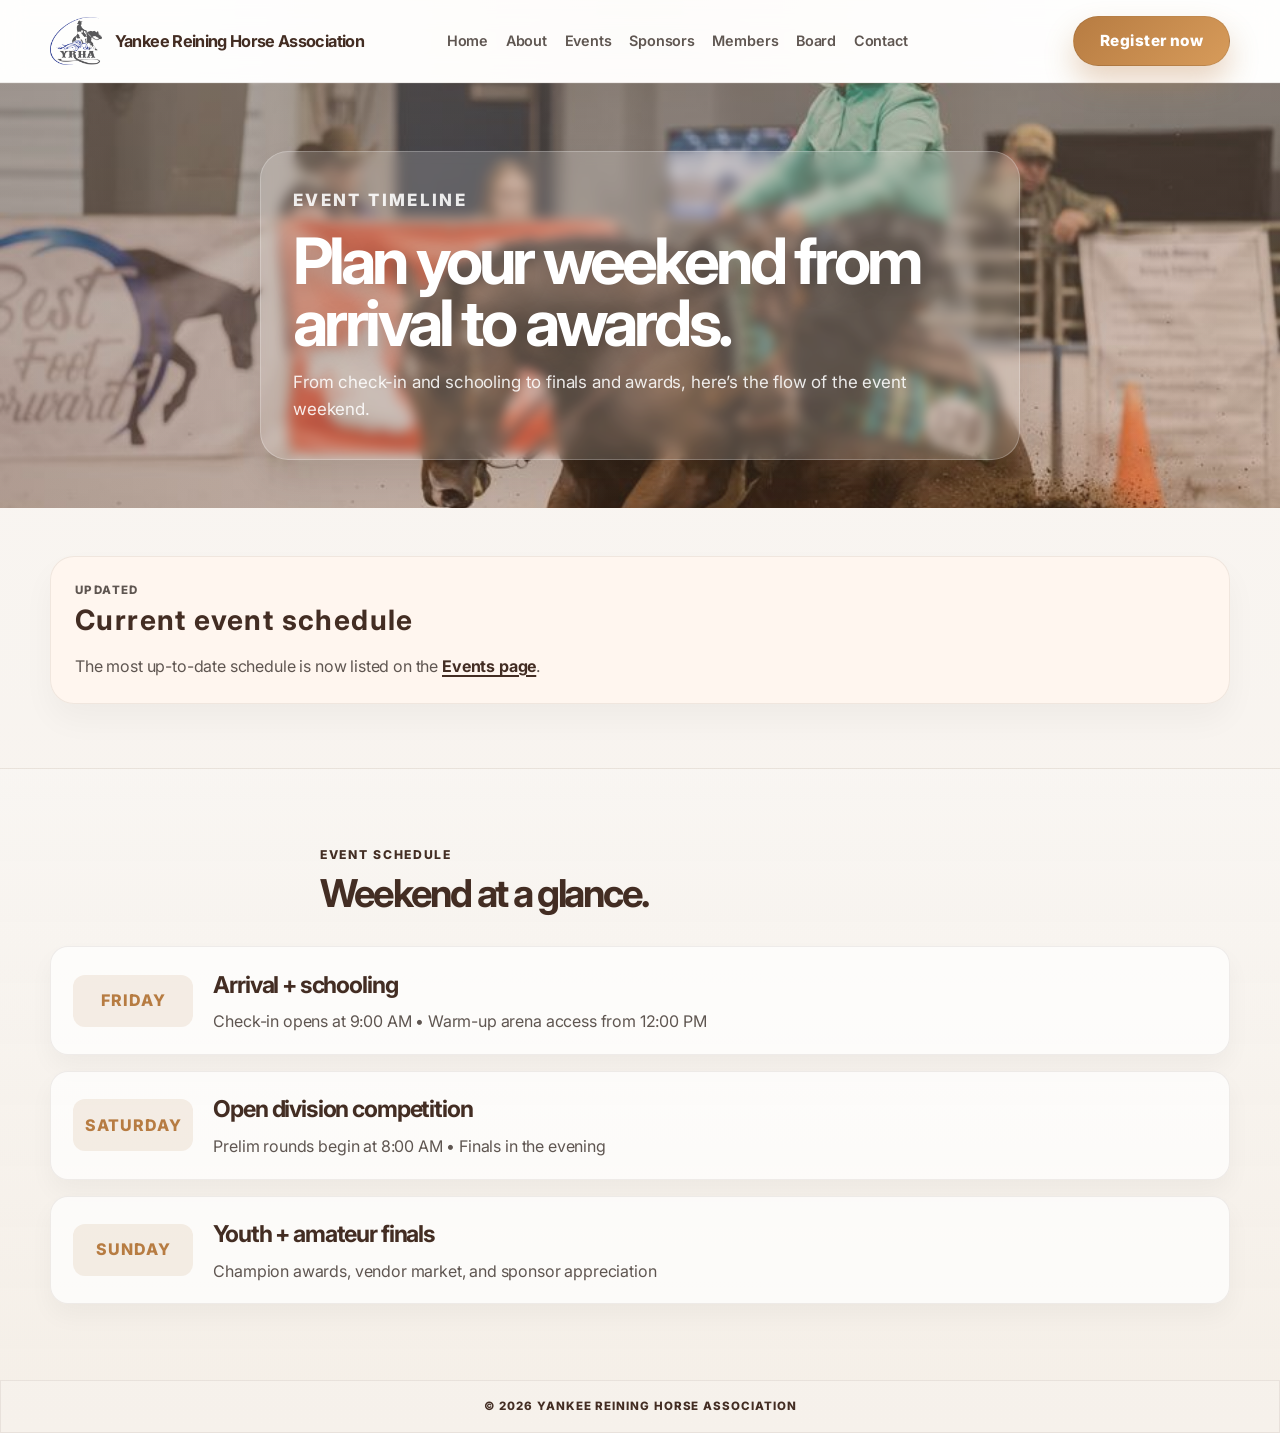
<file: schedule.html>
<!DOCTYPE html>
<html lang="en">
  <head>
    <meta charset="UTF-8" />
    <meta name="viewport" content="width=device-width, initial-scale=1.0" />
    <title>Schedule | YRHA</title>
    <link rel="preconnect" href="https://fonts.googleapis.com" />
    <link rel="preconnect" href="https://fonts.gstatic.com" crossorigin />
    <link href="https://fonts.googleapis.com/css2?family=Inter:wght@400;500;600;700;800;900&display=swap" rel="stylesheet" />
    <link rel="stylesheet" href="style.css" />
  </head>
  <body>
    <header class="site-header">
      <div class="container nav-wrap">
        <div class="brand" aria-label="Yankee Reining Horse Association">
          <img src="assets/logo-1.png" alt="YRHA logo" class="brand-logo" />
          <span class="brand-text">Yankee Reining Horse Association</span>
        </div>

        <nav class="main-nav" aria-label="Main navigation">
          <a href="index.html">Home</a>
          <a href="about.html">About</a>
          <a href="events.html">Events</a>
          <a href="sponsors.html">Sponsors</a>
          <a href="members.html">Members</a>
          <a href="board.html">Board</a>
          <a href="contact.html">Contact</a>
        </nav>

        <button class="nav-toggle" aria-label="Toggle menu" aria-expanded="false">
          <span></span>
          <span></span>
          <span></span>
        </button>

        <div class="social-links" aria-label="Social media links">
          <a href="https://www.facebook.com/yankeereiners" target="_blank" rel="noreferrer" aria-label="Facebook" class="social-icon-link">
            <svg viewBox="0 0 24 24" aria-hidden="true" focusable="false">
              <path d="M13.5 22v-8h2.7l.4-3h-3.1V7.5c0-.9.3-1.5 1.6-1.5H17V3.1c-.3-.1-1.3-.1-2.5-.1-2.5 0-4.2 1.5-4.2 4.3V11H8v3h2.3v8h3.2z"></path>
            </svg>
          </a>
        </div>

        <a href="https://www.courtneysonlineoffice.com/yrha?fbclid=IwY2xjawVJz55leHRuA2FlbQIxMQBwZG9mBXNydGMGYXBwX2lkEDIyMjAzOTE3ODgyMDA4OTIAAR4bvT8Wq8OkluzwEXCNEvykCB8o2wKqbMzPvJDRI2pU63N30qRkBiQK_LdVtA_aem_6sNL9hoemNjg2xc374EpiA" class="btn btn-primary nav-cta">Register now</a>
      </div>

      <div class="mobile-nav" aria-label="Mobile navigation">
        <a href="index.html">Home</a>
        <a href="about.html">About</a>
        <a href="events.html">Events</a>
        <a href="sponsors.html">Sponsors</a>
        <a href="members.html">Members</a>
        <a href="board.html">Board</a>
        <a href="contact.html">Contact</a>
        <a href="https://www.courtneysonlineoffice.com/yrha?fbclid=IwY2xjawVJz55leHRuA2FlbQIxMQBwZG9mBXNydGMGYXBwX2lkEDIyMjAzOTE3ODgyMDA4OTIAAR4bvT8Wq8OkluzwEXCNEvykCB8o2wKqbMzPvJDRI2pU63N30qRkBiQK_LdVtA_aem_6sNL9hoemNjg2xc374EpiA" class="btn btn-primary mobile-nav-register">Register now</a>
      </div>
    </header>

    <main>
      <section class="page-hero">
        <div class="container page-hero-inner">
          <p class="page-kicker">Event timeline</p>
          <h1>Plan your weekend from arrival to awards.</h1>
          <p>From check-in and schooling to finals and awards, here’s the flow of the event weekend.</p>
        </div>
      </section>

      <section class="section page-content">
        <div class="container">
          <div class="page-panel" style="border: 1px solid rgba(73, 47, 34, 0.08); background: rgba(255,247,239,0.9);">
            <p class="section-subhead">Updated</p>
            <h3>Current event schedule</h3>
            <p>The most up-to-date schedule is now listed on the <a href="events.html" class="text-link">Events page</a>.</p>
          </div>
        </div>
      </section>

      <section class="section schedule-section">
        <div class="container">
          <div class="section-heading">
            <p class="eyebrow eyebrow-dark">Event schedule</p>
            <h2>Weekend at a glance.</h2>
          </div>

          <div class="schedule-list">
            <div class="schedule-item">
              <div class="day">Friday</div>
              <div class="details">
                <h3>Arrival + schooling</h3>
                <p>Check-in opens at 9:00 AM • Warm-up arena access from 12:00 PM</p>
              </div>
            </div>

            <div class="schedule-item">
              <div class="day">Saturday</div>
              <div class="details">
                <h3>Open division competition</h3>
                <p>Prelim rounds begin at 8:00 AM • Finals in the evening</p>
              </div>
            </div>

            <div class="schedule-item">
              <div class="day">Sunday</div>
              <div class="details">
                <h3>Youth + amateur finals</h3>
                <p>Champion awards, vendor market, and sponsor appreciation</p>
              </div>
            </div>
          </div>
        </div>
      </section>
    </main>

    <footer id="contact" class="site-footer">
      <div class="container footer-bottom">
        <span>© 2026 YANKEE REINING HORSE ASSOCIATION</span>
      </div>
    </footer>

    <script src="script.js"></script>
  </body>
</html>
</file>
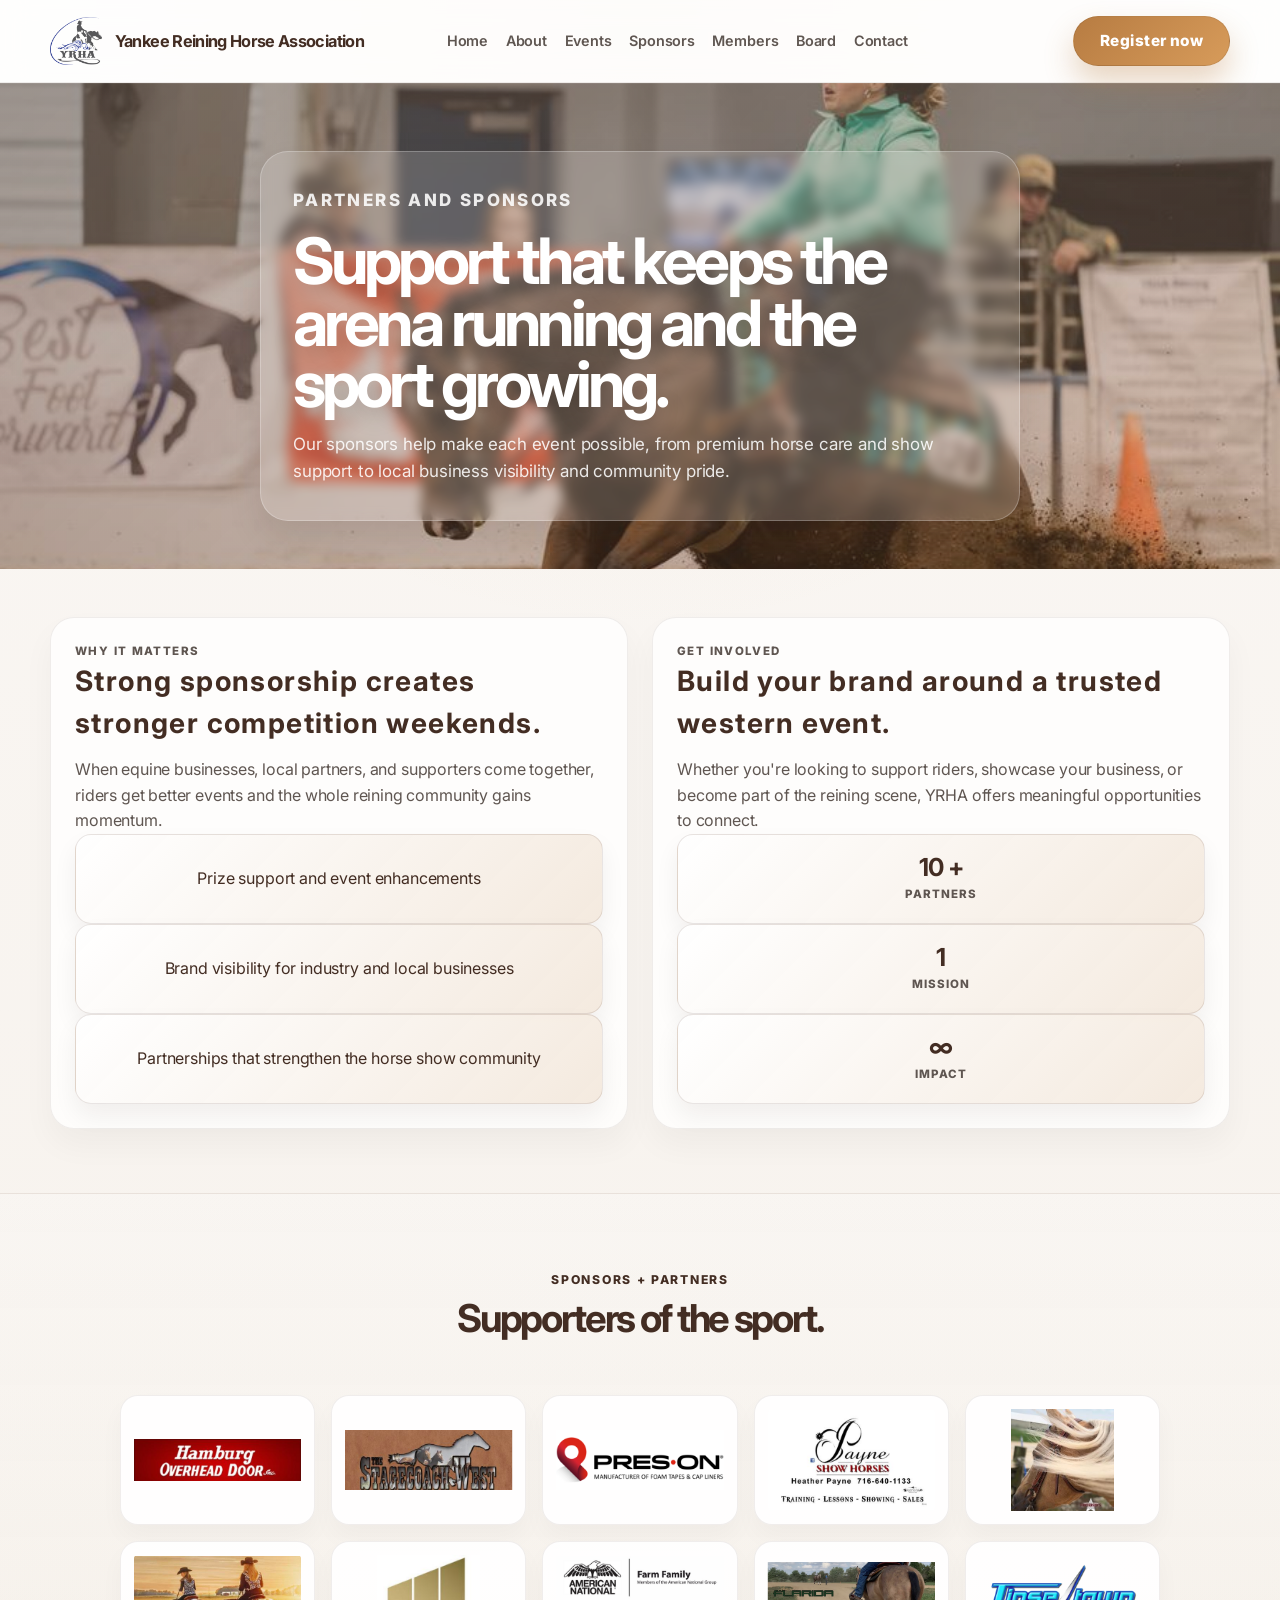
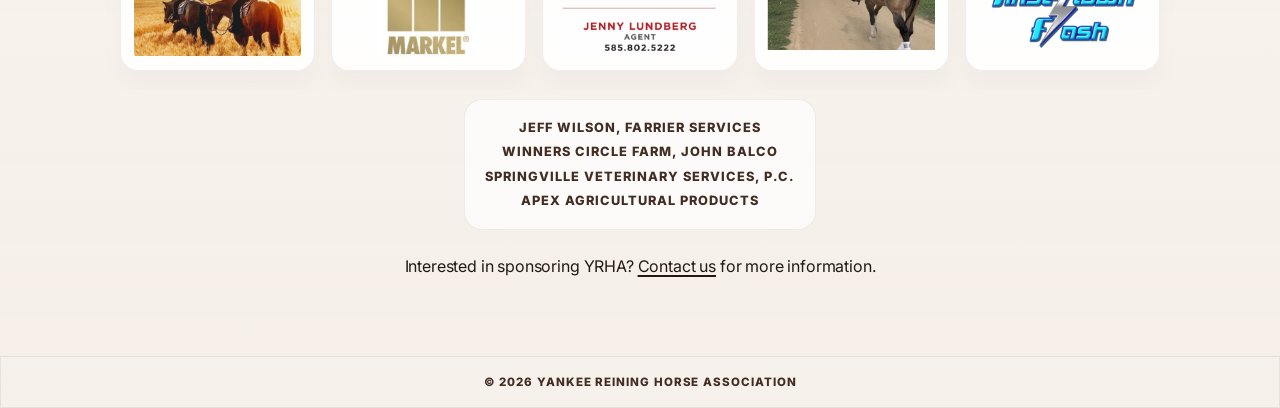
<file: sponsors.html>
<!DOCTYPE html>
<html lang="en">
  <head>
    <meta charset="UTF-8" />
    <meta name="viewport" content="width=device-width, initial-scale=1.0" />
    <title>Sponsors | YRHA</title>
    <link rel="preconnect" href="https://fonts.googleapis.com" />
    <link rel="preconnect" href="https://fonts.gstatic.com" crossorigin />
    <link href="https://fonts.googleapis.com/css2?family=Inter:wght@400;500;600;700;800;900&display=swap" rel="stylesheet" />
    <link rel="stylesheet" href="style.css" />
  </head>
  <body class="sponsors-page">
    <header class="site-header">
      <div class="container nav-wrap">
        <div class="brand" aria-label="Yankee Reining Horse Association">
          <img src="assets/logo-1.png" alt="YRHA logo" class="brand-logo" />
          <span class="brand-text">Yankee Reining Horse Association</span>
        </div>

        <nav class="main-nav" aria-label="Main navigation">
          <a href="index.html">Home</a>
          <a href="about.html">About</a>
          <a href="events.html">Events</a>
          <a href="sponsors.html">Sponsors</a>
          <a href="members.html">Members</a>
          <a href="board.html">Board</a>
          <a href="contact.html">Contact</a>
        </nav>

        <button class="nav-toggle" aria-label="Toggle menu" aria-expanded="false">
          <span></span>
          <span></span>
          <span></span>
        </button>

        <div class="social-links" aria-label="Social media links">
          <a href="https://www.facebook.com/yankeereiners" target="_blank" rel="noreferrer" aria-label="Facebook" class="social-icon-link">
            <svg viewBox="0 0 24 24" aria-hidden="true" focusable="false">
              <path d="M13.5 22v-8h2.7l.4-3h-3.1V7.5c0-.9.3-1.5 1.6-1.5H17V3.1c-.3-.1-1.3-.1-2.5-.1-2.5 0-4.2 1.5-4.2 4.3V11H8v3h2.3v8h3.2z"></path>
            </svg>
          </a>
        </div>

        <a href="https://www.courtneysonlineoffice.com/yrha?fbclid=IwY2xjawVJz55leHRuA2FlbQIxMQBwZG9mBXNydGMGYXBwX2lkEDIyMjAzOTE3ODgyMDA4OTIAAR4bvT8Wq8OkluzwEXCNEvykCB8o2wKqbMzPvJDRI2pU63N30qRkBiQK_LdVtA_aem_6sNL9hoemNjg2xc374EpiA" class="btn btn-primary nav-cta">Register now</a>
      </div>

      <div class="mobile-nav" aria-label="Mobile navigation">
        <a href="index.html">Home</a>
        <a href="about.html">About</a>
        <a href="events.html">Events</a>
        <a href="sponsors.html">Sponsors</a>
        <a href="members.html">Members</a>
        <a href="board.html">Board</a>
        <a href="contact.html">Contact</a>
        <a href="https://www.courtneysonlineoffice.com/yrha?fbclid=IwY2xjawVJz55leHRuA2FlbQIxMQBwZG9mBXNydGMGYXBwX2lkEDIyMjAzOTE3ODgyMDA4OTIAAR4bvT8Wq8OkluzwEXCNEvykCB8o2wKqbMzPvJDRI2pU63N30qRkBiQK_LdVtA_aem_6sNL9hoemNjg2xc374EpiA" class="btn btn-primary mobile-nav-register">Register now</a>
      </div>
    </header>

    <main>
      <section class="page-hero">
        <div class="container page-hero-inner">
          <p class="page-kicker">Partners and sponsors</p>
          <h1>Support that keeps the arena running and the sport growing.</h1>
          <p>Our sponsors help make each event possible, from premium horse care and show support to local business visibility and community pride.</p>
        </div>
      </section>

      <section class="section page-content">
        <div class="container page-grid">
          <div class="page-panel">
            <p class="section-subhead">Why it matters</p>
            <h3>Strong sponsorship creates stronger competition weekends.</h3>
            <p>When equine businesses, local partners, and supporters come together, riders get better events and the whole reining community gains momentum.</p>
            <div class="mini-list">
              <div class="mini-list1">Prize support and event enhancements</div >
              <div class="mini-list2">Brand visibility
                 for industry and local businesses</div>
              <div class="mini-list3">Partnerships that strengthen the horse show community</div>
            </div>
          </div>

          <div class="page-panel">
            <p class="section-subhead">Get involved</p>
            <h3>Build your brand around a trusted western event.</h3>
            <p>Whether you're looking to support riders, showcase your business, or become part of the reining scene, YRHA offers meaningful opportunities to connect.</p>
            <div class="mini-stats">
              <div class="mini-stat1"><strong>10 +</strong><span>Partners</span></div>
              <div class="mini-stat2"><strong>1</strong><span>Mission</span></div>
              <div class="mini-stat3"><strong>∞</strong><span>Impact</span></div>
            </div>
          </div>
        </div>
      </section>

      <section class="section sponsor-section">
        <div class="container">
          <div class="section-heading center">
            <p class="eyebrow eyebrow-dark">Sponsors + partners</p>
            <h2>Supporters of the sport.</h2>
          </div>

          <div class="sponsor-grid">
            <img src="assets/sponsor1.jpeg" alt="Sponsor logo 1" />
            <img src="assets/sponsor2.jpeg" alt="Sponsor logo 2" />
            <img src="assets/sponsor3.jpeg" alt="Sponsor logo 3" />
            <img src="assets/sponsor4.jpeg" alt="Sponsor logo 4" />
            <img src="assets/sponsor5.jpeg" alt="Sponsor logo 5" />
            <img src="assets/sponsor6.jpeg" alt="Sponsor logo 6" />
            <img src="assets/sponsor7.jpeg" alt="Sponsor logo 7" />
            <img src="assets/sponsor8.png" alt="Sponsor logo 8" />
            <img src="assets/sponsor9.png" alt="Sponsor logo 9" />
            <img src="assets/sponsor10.png" alt="Sponsor logo 10" />
          </div>

          <p class="additional-sponsors">JEFF WILSON, FARRIER SERVICES<br />WINNERS CIRCLE FARM, JOHN BALCO<br />SPRINGVILLE VETERINARY SERVICES, P.C.<br />APEX AGRICULTURAL PRODUCTS</p>
          <p class="sponsor-note">Interested in sponsoring YRHA? <a href="mailto:yrhasponsorship@gmail.com">Contact us</a> for more information.</p>
        </div>
      </section>
    </main>
    

    <footer id="contact" class="site-footer">
      <div class="container footer-bottom">
        <span>© 2026 YANKEE REINING HORSE ASSOCIATION</span>
      </div>
    </footer>

    <script src="script.js"></script>
  </body>
</html>
</file>
<file: style.css>
:root {
  --bg: #f8f5f1;
  --surface: #fffdfb;
  --surface-soft: #f3e8dc;
  --primary: #432d23;
  --primary-dark: #2d1d17;
  --secondary: #b77c42;
  --secondary-soft: #f9ebd7;
  --accent: #8d6240;
  --text: #211a17;
  --text-soft: #5f5651;
  --line: rgba(73, 47, 34, 0.08);
  --shadow: 0 18px 42px rgba(52, 35, 27, 0.08);
  --radius: 22px;
  --container: 1180px;
  --section-space: 4.75rem;
}

* {
  box-sizing: border-box;
}

html {
  scroll-behavior: smooth;
}

body {
  margin: 0;
  font-family: "Inter", sans-serif;
  background:
    radial-gradient(circle at top, rgba(201, 141, 77, 0.10), transparent 30%),
    linear-gradient(180deg, #faf7f4 0%, #f6f1eb 100%);
  color: var(--text);
  line-height: 1.6;
  letter-spacing: -0.01em;
}

h1,
h2,
h3,
h4,
strong,
button {
  letter-spacing: -0.04em;
}

a {
  color: inherit;
  text-decoration: none;
}

a[href] {
  
  text-decoration: underline;
  text-underline-offset: 0.18em;
  text-decoration-thickness: 2px;
}

a[href]:hover {
  color: var(--primary);
}

.btn,
.btn-primary,
.btn[href],
.btn-primary[href] {
  text-decoration: none;
}

.brand,
.main-nav a,
.social-links a,
.footer-links a,
.footer-socials a,
.contact-box a,
.mobile-nav a,
.nav-toggle,
.event-slider-dot,
.event-slider-control {
  color: inherit;
  text-decoration: none;
}

.main-nav a,
.social-links a,
.footer-links a,
.footer-socials a,
.contact-box a {
  color: var(--text-soft);
}

.main-nav a:hover,
.social-links a:hover,
.footer-links a:hover,
.footer-socials a:hover,
.contact-box a:hover {
  color: var(--primary);
}

img {
  display: block;
  max-width: 100%;
}

p,
h1,
h2,
h3,
figure,
ul {
  margin: 0;
}

ul {
  padding-left: 0;
  list-style: none;

}

.container {
  width: min(var(--container), calc(100% - 2rem));
  margin: 0 auto;
}

.section {
  position: relative;
  padding: var(--section-space) 0;
}

.section + .section {
  border-top: 1px solid rgba(62, 42, 29, 0.08);
}

.site-header {
  position: sticky;
  top: 0;
  z-index: 50;
  backdrop-filter: blur(12px);
  background: rgba(255, 255, 255, 0.82);
  border-bottom: 1px solid var(--line);
}

.nav-wrap {
  display: flex;
  align-items: center;
  justify-content: space-between;
  gap: 1rem;
  min-height: 82px;
}

.nav-toggle {
  display: none;
  width: 48px;
  height: 48px;
  border: 1px solid rgba(73, 47, 34, 0.12);
  border-radius: 12px;
  background: rgba(255,255,255,0.7);
  align-items: center;
  justify-content: center;
  flex-direction: column;
  gap: 5px;
  padding: 0;
  cursor: pointer;
}

.nav-toggle span {
  display: block;
  width: 22px;
  height: 2px;
  border-radius: 999px;
  background: var(--primary);
}

.brand {
  display: inline-flex;
  align-items: center;
  gap: 0.8rem;
  font-weight: 700;
  min-width: 0;
}

.brand-logo {
  width: 52px;
  height: 52px;
  object-fit: contain;
  border-radius: 12px;
}

.brand-text {
  font-size: 1.02rem;
  letter-spacing: -0.04em;
  color: var(--primary);
}

.main-nav {
  display: flex;
  align-items: center;
  gap: 1.1rem;
  color: var(--text-soft);
  font-size: 0.9rem;
  font-weight: 600;
}

.main-nav a,
.social-links a,
.footer-links a,
contact-box a,
.footer-socials a {
  transition: color 0.2s ease, opacity 0.2s ease;
}

.main-nav a:hover,
.social-links a:hover,
.footer-links a:hover,
contact-box a:hover,
.footer-socials a:hover {
  color: var(--primary);
}

.btn {
  display: inline-flex;
  align-items: center;
  justify-content: center;
  padding: 1rem 1.6rem;
  border-radius: 999px;
  border: 1px solid transparent;
  font-weight: 800;
  font-size: 0.96rem;
  letter-spacing: 0.03em;
  transition: transform 0.2s ease, box-shadow 0.2s ease, filter 0.2s ease, opacity 0.2s ease;
  line-height: 1.1;
}

.btn-primary {
  background: linear-gradient(135deg, var(--secondary) 0%, #d79b5a 100%);
  color: #fff;
  box-shadow: 0 16px 30px rgba(183, 124, 66, 0.32);
  border-color: rgba(0,0,0,0.08);
}

.btn-primary:hover {
  background: linear-gradient(135deg, #ad6e3d 0%, #d18d4e 100%);
  color: #fff;
  filter: brightness(1.02);
}

.btn:hover {
  transform: translateY(-1px);
}

.cta-row {
  display: flex;
  flex-wrap: wrap;
  gap: 0.9rem;
  margin-top: 1.8rem;
}

.hero {
  position: relative;
  background: linear-gradient(135deg, rgba(64, 40, 28, 0.78), rgba(126, 84, 49, 0.60)), url("assets/Showplex background.jpeg") center/cover no-repeat;
  padding: 4.75rem 0 4.25rem;
  overflow: hidden;
}

.hero-overlay {
  position: absolute;
  inset: 0;
  background: linear-gradient(90deg, rgba(17, 12, 10, 0.38), rgba(17, 12, 10, 0.18));
  pointer-events: none;
}

.hero-grid {
  position: relative;
  z-index: 1;
  display: grid;
  grid-template-columns: 1.2fr 0.8fr;
  align-items: center;
  gap: clamp(2rem, 4vw, 4rem);
}

.hero-copy {
  color: white;
}

.hero-copy h1 {
  max-width: 650px;
  font-size: clamp(2.8rem, 5vw, 5rem);
  line-height: 0.96;
  letter-spacing: -0.06em;
  color: #fff;
  text-shadow: 0 8px 28px rgba(0, 0, 0, 0.12);
}

.hero-info-card {
  width: min(100%, 360px);
  padding: 1.8rem 1.5rem;
  border-radius: 26px;
  background: rgba(255, 255, 255, 0.95);
  box-shadow: 0 20px 40px rgba(33, 22, 17, 0.08);
  border: 1px solid rgba(22, 17, 15, 0.08);
}

.card-label {
  display: inline-flex;
  align-items: center;
  gap: 0.45rem;
  margin-bottom: 0.8rem;
  padding: 0.4rem 0.7rem;
  border-radius: 999px;
  background: rgba(183, 124, 66, 0.12);
  color: var(--secondary);
  font-size: 0.66rem;
  font-weight: 800;
  letter-spacing: 0.12em;
  text-transform: uppercase;
}

.hero-info-card h2 {
  font-size: 2rem;
  letter-spacing: -0.05em;
  margin-bottom: 0.9rem;
  color: var(--primary);
}

.hero-info-card ul {
  display: grid;
  gap: 0.7rem;
  margin: 0;
}

.hero-info-card li {
  display: flex;
  align-items: center;
  gap: 0.6rem;
  padding: 0.7rem 0.8rem;
  border-radius: 14px;
  background: rgba(183, 124, 66, 0.06);
  border: 1px solid rgba(73, 47, 34, 0.06);
  color: var(--primary);
  font-weight: 600;
}

.hero-info-card li::before {
  content: "•";
  color: var(--secondary);
  font-size: 1.4rem;
  line-height: 1;
}

.hero-info-card a {
  color: var(--primary);
  font-weight: 700;
}

.hero-info-card a:hover {
  color: var(--secondary);
}

.section-heading {
  display: flex;
  flex-direction: column;
  gap: 0.5rem;
  max-width: 640px;
  margin: 0 auto 2rem;
}

.section-heading.center {
  align-items: center;
  text-align: center;
}

.section-heading h2 {
  font-size: clamp(2rem, 3vw, 3rem);
  line-height: 1.08;
  letter-spacing: -0.06em;
  color: var(--primary);
}

.page-panel,
.page-hero-inner,
.member-card,
.board-item,
.schedule-item,
.gallery-grid img,
.sponsor-grid img,
.site-footer,
.standings-panel,
.event-card,
.info-panel-box,
.card,
.page-panel {
  border: 1px solid rgba(73, 47, 34, 0.08);
}

.page-panel,
.member-card,

.schedule-item,
.event-card,
.info-panel-box,
.standings-panel {
  background: rgba(255, 255, 255, 0.72);
  box-shadow: 0 16px 32px rgba(33, 22, 17, 0.04);
}
.board-item, .card {
  display: flex;
  flex-direction: column; 
  align-items: center; 
  padding: 1rem;
}
.card-img {
  width: 15rem;
  height: 15rem;
  object-fit: cover;
  border-radius: 18px;
}

.schedule-section,
.gallery-section,
.sponsor-section,
.board-section,
.members-section,
.cta-panel,
.info-panel-section,
.split-section {
  background: linear-gradient(180deg, rgba(255,255,255,0.16), rgba(240,228,211,0.08));
}

.site-footer {
  padding: 1rem 0;
}

.site-footer .footer-bottom {
  margin: 0 auto;
  padding: 0;
  border: 0;
  color: var(--primary);
  font-size: 0.72rem;
  font-weight: 800;
  text-align: center;
  letter-spacing: 0.08em;
  text-transform: uppercase;
}

.footer-grid {
  display: flex;
  align-items: center;
  gap: 1rem 1.25rem;
  flex-wrap: wrap;
}

.footer-brand {
  display: inline-flex;
  align-items: center;
  gap: 0.8rem;
  margin-bottom: 0;
}

.footer-brand .brand-logo {
  width: 62px;
  height: 62px;
}

.footer-brand .brand-text {
  font-size: 0.8rem;
  letter-spacing: 0.04em;
  text-transform: uppercase;
}

.footer-address {
  display: flex;
  align-items: center;
  justify-content: center;
  flex: 1 1 240px;
  min-width: 220px;
}

.footer-address a {
  color: rgba(255,255,255,0.9);
  text-decoration: underline;
  text-underline-offset: 0.18em;
  font-size: 0.92rem;
}

.site-footer p {
  display: none;
}

.footer-links,
.footer-socials,
.contact-box {
  display: flex;
  align-items: center;
  gap: 0.8rem;
  flex-wrap: wrap;
}

.footer-socials {
  margin-left: auto;
}

.footer-links a,
.footer-socials a,
.contact-box a {
  color: rgba(255,255,255,0.8);
  text-decoration: none;
  opacity: 0.9;
  font-size: 0.78rem;
  letter-spacing: 0.04em;
  text-transform: uppercase;
}

.footer-socials a {
  display: inline-flex;
  align-items: center;
  justify-content: center;
  width: 2.25rem;
  height: 2.25rem;
  border-radius: 999px;
  background: rgba(255,255,255,0.08);
  border: 1px solid rgba(255,255,255,0.08);
  transition: background 0.2s ease, transform 0.2s ease;
}

.footer-socials a:hover {
  background: rgba(255,255,255,0.14);
  transform: translateY(-1px);
}

.footer-socials svg {
  width: 1rem;
  height: 1rem;
  fill: currentColor;
}

.footer-links a:hover,
.footer-socials a:hover,
.contact-box a:hover {
  opacity: 1;
  color: #fff;
}

.contact-box {
  display: none;
}

.footer-bottom {
  margin-top: 0.8rem;
  padding-top: 0.65rem;
  border-top: 1px solid rgba(255,255,255,0.08);
  font-size: 0.66rem;
  letter-spacing: 0.08em;
  text-transform: uppercase;
  color: rgba(255,255,255,0.6);
  text-align: center;
}

.footer-meta {
  display: flex;
  align-items: center;
  justify-content: center;
  gap: 0.8rem 1rem;
  flex-wrap: wrap;
}

.footer-meta a {
  font-size: 0.72rem;
  letter-spacing: 0.05em;
  text-transform: none;
}

.footer-facebook {
  display: inline-flex;
  align-items: center;
  justify-content: center;
  width: 2.1rem;
  height: 2.1rem;
  border-radius: 999px;
  background: rgba(255,255,255,0.08);
  border: 1px solid rgba(255,255,255,0.08);
}

.footer-facebook svg {
  width: 0.9rem;
  height: 0.9rem;
}

@media (max-width: 980px) {
  .footer-grid {
    display: flex;
    justify-content: flex-start;
  }

  .sponsors-page .sponsor-grid {
    grid-template-columns: repeat(3, minmax(0, 1fr));
  }

  .sponsors-page .page-grid {
    grid-template-columns: 1fr;
  }

  .events-page .info-panel-grid {
    grid-template-columns: repeat(2, minmax(0, 1fr));
  }

  .events-page .info-panel-box:last-child {
    grid-column: 1 / -1;
  }

  .board-section .board-layout {
    grid-template-columns: 1fr;
  }

  .board-section .cards-container {
    grid-template-columns: repeat(2, minmax(0, 1fr));
  }
}@media (max-width: 858px) {
.brand-text {
display: none;
} }

@media (max-width: 760px) {
  .nav-wrap {
    min-height: 72px;
    gap: 0.5rem;
  }

  .brand {
    flex: 1 1 auto;
    min-width: 0;
  }

  .brand-text {
    display: none;
  }

  .brand-logo {
    width: 42px;
    height: 42px;
  }

  .nav-toggle {
    margin-left: auto;
  }

  .main-nav,
  .nav-cta,
  .social-links {
    display: none;
  }

  .nav-toggle {
    display: flex;
  }

  .mobile-nav {
    display: none;
    flex-direction: column;
    width: 100%;
    padding: 0.75rem 1rem 1rem;
    background: rgba(255,255,255,0.96);
    border-top: 1px solid rgba(73, 47, 34, 0.08);
    box-shadow: 0 18px 28px rgba(33, 22, 17, 0.07);
  }

  .mobile-nav a {
    padding: 0.7rem 0.25rem;
    color: var(--primary);
    font-weight: 600;
    border-bottom: 1px solid rgba(73, 47, 34, 0.08);
  }

  .mobile-nav a:last-child {
    border-bottom: none;
  }

  .mobile-nav.is-open {
    display: flex;
  }

  .hero {
    padding-top: 3.5rem;
  }

  .hero-grid {
    grid-template-columns: 1fr;
  }

  .hero-copy h1 {
    max-width: 100%;
  }

  .hero-card-wrap {
    width: 100%;
  }

  .hero-info-card {
    width: 100%;
  }

  .sponsor-slider-control {
    width: 36px;
    height: 36px;
    font-size: 1.5rem;
  }

  .sponsor-slider-prev {
    left: 8px;
  }

  .sponsor-slider-next {
    right: 8px;
  }

  .sponsor-slider-track {
    min-height: 180px;
  }

  .sponsor-slide img {
    height: 180px;
  }

  .site-footer {
    padding-top: 1.5rem;
  }

  .footer-grid {
    display: flex;
    flex-direction: column;
    align-items: flex-start;
    gap: 0.9rem;
  }

  .footer-socials {
    margin-left: 0;
  }

  .footer-links {
    gap: 0.5rem 0.8rem;
  }

  .cards-container,
  .members-grid {
    grid-template-columns: 1fr;
  }

  .board-layout,
  .members-shell {
    gap: 1rem;
  }

  .card-img {
    height: 210px;
  }

  .mobile-nav .mobile-nav-register {
    width: 100%;
    margin-top: 0.75rem;
    border: 1px solid rgba(0, 0, 0, 0.08);
    text-decoration: none;
  }
}

/* Mobile navigation desktop fix */
.mobile-nav,
.nav-toggle {
  display: none;
}

@media (max-width: 760px) {
  .mobile-nav.is-open {
    display: flex;
  }

  .nav-toggle {
    display: flex;
  }
}

@media (min-width: 761px) {
  .mobile-nav,
  .nav-toggle {
    display: none !important;
  }
}

.page-hero {
  position: relative;
  padding: 4.25rem 0 3rem;
  background: linear-gradient(135deg, rgba(90, 63, 45, 0.46), rgba(156, 109, 72, 0.26)), url("assets/Showplex background.jpeg") center/cover no-repeat;
  box-shadow: inset 0 1px 0 rgba(255,255,255,0.08);
}

.page-hero::before {
  content: "";
  position: absolute;
  inset: 0;
  background: linear-gradient(180deg, rgba(255,255,255,0.12), rgba(17,12,10,0.02));
  pointer-events: none;
}

.page-hero-inner {
  position: relative;
  z-index: 1;
  display: flex;
  flex-direction: column;
  gap: 1rem;
  max-width: 760px;
  padding: 2.2rem 2rem;
  border-radius: 28px;
  background: rgba(255, 255, 255, 0.16);
  border: 1px solid rgba(255, 255, 255, 0.24);
  backdrop-filter: blur(6px);
  box-shadow: 0 18px 34px rgba(25, 15, 11, 0.10);
}

.page-kicker {
  font-size: 0.76rem;
  font-weight: 800;
  letter-spacing: 0.14em;
  text-transform: uppercase;
  color: #f6dfbf;
}

.page-hero h1 {
  font-size: clamp(2.5rem, 5vw, 4.25rem);
  line-height: 0.96;
  letter-spacing: -0.06em;
  color: #fff;
  text-shadow: 0 8px 24px rgba(0, 0, 0, 0.16);
}

.page-hero p {
  color: rgba(255, 255, 255, 0.88);
  font-size: 1.06rem;
}

.page-content {
  padding: 3rem 0 4rem;
}

.page-panel {
  padding: 1.5rem;
  border-radius: 24px;
  
  background: rgba(255, 255, 255, 0.76);
  box-shadow: 0 16px 32px rgba(33, 22, 17, 0.04);
}
.link-list {
  padding: 1rem 1.2rem 1.2rem ;
}
/* test section */
.mini-stat1,
.mini-stat2,
.mini-stat3 {
  display: flex;
  min-width: 85px;
  min-height: 90px;
  flex-direction: column;
  align-items: center;
  justify-content: center;
  gap: 0.35rem;
  border: 1px solid rgba(73, 47, 34, 0.12);
  border-radius: 16px;
  padding: 0.9rem 0.75rem;
  background: linear-gradient(135deg, rgba(255,255,255,0.96), rgba(243,232,220,0.92));
  box-shadow: 0 12px 24px rgba(33, 22, 17, 0.06);
  color: var(--primary);
  text-align: center;
}

.mini-stat1 strong,
.mini-stat2 strong,
.mini-stat3 strong {
  color: var(--primary);
  font-size: 1.55rem;
  line-height: 1;
}

.mini-stat1 span,
.mini-stat2 span,
.mini-stat3 span {
  color: var(--text-soft);
  font-size: 0.72rem;
  font-weight: 800;
  letter-spacing: 0.08em;
  text-transform: uppercase;
}
/* test */
.mini-list1,
.mini-list2,
.mini-list3 {
  display: flex;
  min-width: 85px;
  min-height: 90px;
  align-items: center;
  justify-content: center;
  gap: 0.35rem;
  border: 1px solid rgba(73, 47, 34, 0.12);
  border-radius: 16px;
  padding: 0.9rem 0.75rem;
  background: linear-gradient(135deg, rgba(255,255,255,0.96), rgba(243,232,220,0.92));
  box-shadow: 0 12px 24px rgba(33, 22, 17, 0.06);
  color: var(--primary);
  text-align: center;
}

.mini-list1 strong,
.mini-list2 strong,
.mini-list3 strong {
  color: var(--primary);
  font-size: 1.55rem;
  line-height: 1;
}

.mini-list1 span,
.mini-list2 span,
.mini-list3 span {
  color: var(--text-soft);
  font-size: 0.72rem;
  font-weight: 800;
  letter-spacing: 0.08em;
  text-transform: uppercase;
}
.page-panel h3 {
  margin-bottom: 0.8rem;
  font-size: 1.75rem;
  line-height: 1.5;
  letter-spacing: 0.05em;
  color: var(--primary);
}

.page-panel p,
.page-panel li {
  color: var(--text-soft);
}

.hero-metrics {
  display: flex;
  flex-wrap: wrap;
  gap: 1.25rem 1.5rem;
  margin-top: 2.2rem;
}

.hero-metrics li {
  display: flex;
  flex-direction: column;
  min-width: 120px;
  padding: 0.95rem 1.1rem;
  border-radius: 18px;
  background: rgba(255, 255, 255, 0.10);
  border: 1px solid rgba(255, 255, 255, 0.18);
  backdrop-filter: blur(8px);
  box-shadow: 0 16px 28px rgba(17, 12, 10, 0.12);
}

.hero-metrics strong {
  font-size: clamp(1.7rem, 2.2vw, 2.4rem);
  line-height: 1;
  letter-spacing: -0.06em;
  color: #fff;
}

.hero-metrics span {
  color: rgba(255, 255, 255, 0.82);
  font-size: 0.78rem;
  font-weight: 600;
  letter-spacing: 0.03em;
  text-transform: uppercase;
}

.split-section {
  background: linear-gradient(180deg, rgba(255,255,255,0.16), rgba(240,228,211,0.08));
}

.split-grid {
  display: grid;
  grid-template-columns: 1.05fr 1.2fr;
  align-items: center;
  gap: clamp(2rem, 4vw, 3.5rem);
}

.section-image {
  overflow: hidden;
  border-radius: 28px;
  box-shadow: var(--shadow);
  border: 1px solid rgba(73, 47, 34, 0.08);
}

.section-image img {
  width: 100%;
  height: 100%;
  min-height: 420px;
  object-fit: cover;
}

.section-copy {
  display: flex;
  flex-direction: column;
  gap: 1.15rem;
}

.eyebrow {
  display: inline-flex;
  align-items: center;
  gap: 0.5rem;
  font-size: 0.76rem;
  font-weight: 800;
  letter-spacing: 0.14em;
  text-transform: uppercase;
  color: var(--secondary);
}

.eyebrow-dark {
  color: var(--primary);
}

.section-copy h2 {
  font-size: clamp(2.2rem, 3vw, 3.1rem);
  line-height: 1.05;
  letter-spacing: -0.06em;
  color: var(--primary);
}

.section-copy p {
  color: var(--text-soft);
  font-size: 1.02rem;
}

.check-list {
  display: grid;
  gap: 0.9rem;
  margin-top: 0.5rem;
}

.check-list > div {
  display: flex;
  align-items: center;
  gap: 0.8rem;
  padding: 0.9rem 1rem;
  background: rgba(255,255,255,0.55);
  border: 1px solid rgba(73, 47, 34, 0.08);
  border-radius: 16px;
  color: var(--text);
  font-weight: 600;
}

.check {
  display: inline-flex;
  align-items: center;
  justify-content: center;
  width: 1.8rem;
  height: 1.8rem;
  border-radius: 50%;
  background: rgba(183, 124, 66, 0.12);
  color: var(--secondary);
  font-weight: 800;
}

.section-heading {
  display: flex;
  flex-direction: column;
  gap: 0.5rem;
  max-width: 640px;
  margin: 0 auto 2rem;
}

.section-heading.center {
  align-items: center;
  text-align: center;
}

.section-heading h2 {
  font-size: clamp(2rem, 3vw, 3rem);
  line-height: 1.08;
  letter-spacing: -0.06em;
  color: var(--primary);
}

.events-grid {
  display: grid;
  grid-template-columns: repeat(3, minmax(0, 1fr));
  gap: 1.5rem;
}

.event-slider {
  position: relative;
  overflow: hidden;
  min-height: 560px;
  border-radius: 28px;
  background: rgba(255, 255, 255, 0.72);
  border: 1px solid rgba(73, 47, 34, 0.08);
  box-shadow: 0 20px 44px rgba(33, 22, 17, 0.08);
}

.event-slide {
  position: absolute;
  inset: 0;
  opacity: 0;
  pointer-events: none;
  transition: opacity 0.7s ease;
}

.event-slide.active {
  opacity: 1;
  pointer-events: auto;
}

.event-slide img {
  width: 100%;
  height: 100%;
  min-height: 560px;
  object-fit: cover;
}

.event-slide-overlay {
  position: absolute;
  inset: 0;
  background: linear-gradient(180deg, rgba(18, 12, 10, 0.18), rgba(18, 12, 10, 0.7));
  pointer-events: none;
}

.event-slide-copy {
  position: absolute;
  left: clamp(1rem, 3vw, 2.25rem);
  right: clamp(1rem, 3vw, 2.25rem);
  bottom: clamp(1rem, 2.5vw, 2rem);
  z-index: 1;
  display: flex;
  flex-direction: column;
  gap: 0.7rem;
  max-width: 520px;
  padding: 1.25rem 1.35rem;
  border-radius: 18px;
  background: rgba(19, 15, 13, 0.24);
  backdrop-filter: blur(4px);
}

.event-slide-copy .event-tag {
  background: rgba(255,255,255,0.12);
  color: #f9d8ad;
}

.event-slide-copy h3 {
  color: #fff;
  font-size: clamp(2rem, 3vw, 3rem);
  line-height: 1.05;
  letter-spacing: -0.06em;
}

.event-slide-copy p {
  color: rgba(255,255,255,0.86);
  font-size: 1rem;
}

.event-slider-dots {
  position: absolute;
  right: 1.25rem;
  bottom: 1.25rem;
  z-index: 2;
  display: flex;
  gap: 0.55rem;
}

.event-slider-dot {
  width: 11px;
  height: 11px;
  border-radius: 50%;
  border: none;
  background: rgba(255,255,255,0.42);
  cursor: pointer;
  transition: transform 0.2s ease, background 0.2s ease;
}

.event-slider-dot.active {
  background: #fff;
  transform: scale(1.2);
}

.event-slider-control {
  position: absolute;
  top: 50%;
  transform: translateY(-50%);
  z-index: 2;
  width: 42px;
  height: 42px;
  border: 1px solid rgba(255,255,255,0.6);
  border-radius: 50%;
  background: rgba(0,0,0,0.22);
  color: #fff;
  font-size: 2rem;
  line-height: 1;
  cursor: pointer;
  transition: background 0.2s ease, transform 0.2s ease;
}

.event-slider-control:hover {
  background: rgba(0,0,0,0.38);
}

.event-slider-prev {
  left: 1rem;
}

.event-slider-next {
  right: 1rem;
}

.event-card {
  display: flex;
  flex-direction: column;
  overflow: hidden;
  border-radius: 22px;
  background: rgba(255, 255, 255, 0.78);
  border: 1px solid rgba(73, 47, 34, 0.08);
  box-shadow: 0 18px 40px rgba(33, 22, 17, 0.06);
  transition: transform 0.2s ease, box-shadow 0.2s ease;
}

.event-card:hover {
  transform: translateY(-4px);
  box-shadow: 0 22px 46px rgba(33, 22, 17, 0.09);
}

.event-card img {
  width: 100%;
  height: 260px;
  object-fit: cover;
}

.event-copy {
  display: flex;
  flex-direction: column;
  gap: 0.8rem;
  padding: 1.35rem 1.2rem 1.5rem;
}

.event-tag {
  display: inline-flex;
  width: fit-content;
  padding: 0.42rem 0.7rem;
  border-radius: 999px;
  background: rgba(183, 124, 66, 0.12);
  color: var(--secondary);
  font-size: 0.72rem;
  font-weight: 800;
  letter-spacing: 0.08em;
  text-transform: uppercase;
}

.event-copy h3 {
  font-size: 1.6rem;
  line-height: 1.15;
  letter-spacing: -0.05em;
  color: var(--primary);
}

.event-copy p {
  color: var(--text-soft);
  font-size: 0.98rem;
}

.schedule-section,
.gallery-section,
.sponsor-section,
.board-section,
.members-section,
.cta-panel {
  background: linear-gradient(180deg, rgba(255,255,255,0.18), rgba(240,228,211,0.14));
}

.schedule-list {
  display: grid;
  gap: 1rem;
}

.schedule-item {
  display: grid;
  grid-template-columns: 120px 1fr;
  gap: 1.25rem;
  align-items: center;
  padding: 1.2rem 1.4rem;
  background: rgba(255,255,255,0.7);
  border: 1px solid rgba(73, 47, 34, 0.08);
  border-radius: 18px;
  box-shadow: 0 12px 24px rgba(33, 22, 17, 0.04);
}

.day {
  display: inline-flex;
  align-items: center;
  justify-content: center;
  min-height: 52px;
  padding: 0.7rem 0.9rem;
  background: rgba(183, 124, 66, 0.12);
  color: var(--secondary);
  border-radius: 12px;
  font-weight: 800;
  letter-spacing: 0.06em;
  text-transform: uppercase;
}

.details {
  display: flex;
  flex-direction: column;
  gap: 0.35rem;
}

.details h3 {
  font-size: 1.45rem;
  letter-spacing: -0.05em;
  color: var(--primary);
}

.details p {
  color: var(--text-soft);
}

.gallery-grid {
  display: grid;
  grid-template-columns: repeat(4, minmax(0, 1fr));
  gap: 1rem;
}

.gallery-grid img {
  width: 100%;
  height: 220px;
  object-fit: cover;
  border-radius: 20px;
  border: 1px solid rgba(73, 47, 34, 0.08);
  box-shadow: 0 14px 30px rgba(33, 22, 17, 0.08);
}

.sponsor-grid {
  display: grid;
  grid-template-columns: repeat(5, minmax(0, 1fr));
  gap: 1rem;
  max-width: 1040px;
  margin: 1.5rem auto 0;
}

.sponsor-grid img {
  width: 100%;
  height: 130px;
  object-fit: contain;
  background: rgba(255,255,255,0.9);
  border: 1px solid rgba(73, 47, 34, 0.08);
  border-radius: 18px;
  padding: 0.8rem;
  box-shadow: 0 12px 24px rgba(33, 22, 17, 0.03);
}

.sponsor-section .section-heading {
  max-width: 700px;
}

.sponsor-section .container {
  display: flex;
  flex-direction: column;
  align-items: center;
}

.sponsor-slider {
  position: relative;
  width: min(100%, 760px);
  margin-top: 1.5rem;
}

.sponsor-slider-track {
  position: relative;
  min-height: 220px;
}

.sponsor-slide {
  display: none;
}

.sponsor-slide.active {
  display: block;
}

.sponsor-slide img {
  width: 100%;
  height: 220px;
  object-fit: contain;
  background: rgba(255,255,255,0.9);
  border: 1px solid rgba(73, 47, 34, 0.08);
  border-radius: 22px;
  padding: 1.25rem;
  box-shadow: 0 12px 24px rgba(33, 22, 17, 0.04);
}

.sponsor-slider-control {
  position: absolute;
  top: 50%;
  transform: translateY(-50%);
  width: 42px;
  height: 42px;
  border: 1px solid rgba(73, 47, 34, 0.12);
  border-radius: 50%;
  background: rgba(255,255,255,0.85);
  color: var(--primary);
  font-size: 1.8rem;
  line-height: 1;
  cursor: pointer;
  z-index: 2;
}

.sponsor-slider-prev {
  left: -14px;
}

.sponsor-slider-next {
  right: -14px;
}

.sponsor-slider-dots {
  display: flex;
  justify-content: center;
  gap: 0.55rem;
  margin-top: 1rem;
}

.sponsor-slider-dot {
  width: 10px;
  height: 10px;
  border: 0;
  border-radius: 50%;
  background: rgba(67, 45, 35, 0.2);
  cursor: pointer;
  padding: 0;
}

.sponsor-slider-dot.active {
  background: var(--secondary);
}

.additional-sponsors {
  margin-top: 1.75rem;
  text-align: center;
  font-size: 0.8rem;
  font-weight: 800;
  line-height: 1.9;
  letter-spacing: 0.08em;
  text-transform: uppercase;
  color: var(--primary);
  padding: 1rem 1.2rem;
  border-radius: 18px;
  background: rgba(255,255,255,0.7);
  border: 1px solid rgba(73, 47, 34, 0.08);
  margin-bottom: 1.5rem;
}

.info-panel-grid {
  display: grid;
  grid-template-columns: repeat(3, minmax(0, 1fr));
  gap: 1.25rem;
}

.info-panel-box {
  display: flex;
  flex-direction: column;
  gap: 0.8rem;
  padding: 1.5rem 1.35rem;
  border-radius: 24px;
  background: linear-gradient(180deg, rgba(255,255,255,0.96), rgba(248,243,238,0.8));
  border: 1px solid rgba(73, 47, 34, 0.08);
  box-shadow: 0 18px 36px rgba(33, 22, 17, 0.04);
}

.info-panel-box h3 {
  font-size: 1.7rem;
  line-height: 1.1;
  letter-spacing: -0.05em;
  color: var(--primary);
}

.section-subhead {
  color: var(--secondary);
  font-size: 0.72rem;
  font-weight: 800;
  letter-spacing: 0.12em;
  text-transform: uppercase;
}

.event-date,
.event-location {
  color: var(--text-soft);
  font-weight: 600;
}

.venue-link {
  color: var(--primary);
  font-weight: 700;
  text-decoration: underline;
  text-underline-offset: 0.2em;
}

.venue-link:hover {
  color: var(--secondary);
}

.page-grid {
  display: grid;
  grid-template-columns: repeat(2, minmax(0, 1fr));
  gap: 1.5rem;
  align-items: start;
}

/* Members page only */
.members-section {
  background: linear-gradient(180deg, rgba(255,255,255,0.18), rgba(240,228,211,0.14));
}

.members-shell {
  display: flex;
  align-items: center;
}

.members-grid {
  display: grid;
  grid-template-columns: repeat(3, minmax(0, 1fr));
  gap: 1rem;
  min-width: 0;
}

.member-card {
  display: flex;
  min-width: 0;
  min-height: 250px;
  flex-direction: column;
  gap: 0.8rem;
  padding: 1.2rem 1.1rem 1.15rem;
  border: 1px solid rgba(73, 47, 34, 0.08);
  border-radius: 22px;
  background: linear-gradient(180deg, rgba(255,255,255,0.96), rgba(248,243,238,0.82));
  box-shadow: 0 16px 32px rgba(33, 22, 17, 0.04);
}

.member-icon {
  display: inline-flex;
  width: 3rem;
  height: 3rem;
  align-items: center;
  justify-content: center;
  border: 1px solid rgba(73, 47, 34, 0.08);
  border-radius: 14px;
  background: rgba(183, 124, 66, 0.12);
  font-size: 1.45rem;
}

.member-card h3 {
  color: var(--primary);
  font-size: 1.35rem;
  line-height: 1.15;
  letter-spacing: -0.05em;
}

.member-card p {
  color: var(--text-soft);
  line-height: 1.6;
}

.text-link {
  width: fit-content;
  margin-top: auto;
  color: var(--primary);
  font-weight: 700;
  text-decoration: underline;
  text-underline-offset: 0.18em;
}

.text-link:hover {
  color: var(--secondary);
}

.standings-panel {
  max-width: 75%;
  min-width: 0;
  padding: 4rem 3rem;
  border: 1px solid rgba(73, 47, 34, 0.08);
  border-radius: 24px;
  background: linear-gradient(180deg, rgba(255,255,255,0.96), rgba(248,243,238,0.82));
  box-shadow: 0 16px 32px rgba(33, 22, 17, 0.04);
  margin-top: 5rem;
  margin-left: auto;
  margin-right: auto;
  
}

.standings-header {
  display: flex;
  align-items: end;
  justify-content: space-between;
  gap: 1rem;
  margin-bottom: 1rem;
  padding-bottom: 0.8rem;
  border-bottom: 1px solid rgba(73, 47, 34, 0.08);
}

.standings-kicker,
.disclaimer-label {
  color: var(--secondary);
  font-size: 0.7rem;
  font-weight: 800;
  letter-spacing: 0.12em;
  text-transform: uppercase;
}

.standings-kicker {
  margin-bottom: 0.3rem;
}

.standings-header h3 {
  color: var(--primary);
  font-size: 1.7rem;
  line-height: 1.15;
  letter-spacing: -0.05em;
}

.standings-header > span {
  color: var(--text-soft);
  font-size: 0.76rem;
  font-weight: 700;
  letter-spacing: 0.06em;
  text-transform: uppercase;
}

.standings-table {
  display: grid;
  min-width: 0;
  gap: 0.45rem;
}

.standings-row {
  display: grid;
  grid-template-columns: 0.55fr 1.15fr 1.1fr 0.7fr;
  gap: 0.65rem;
  align-items: center;
  padding: 0.72rem 0.7rem;
  border: 1px solid rgba(73, 47, 34, 0.06);
  border-radius: 12px;
  background: rgba(255,255,255,0.58);
}

.standings-row.standings-head {
  background: rgba(183, 124, 66, 0.08);
  font-size: 0.7rem;
  font-weight: 800;
  letter-spacing: 0.08em;
  text-transform: uppercase;
}

.standings-row span {
  min-width: 0;
  color: var(--text-soft);
  font-weight: 600;
  overflow-wrap: anywhere;
}

.standings-head span {
  color: var(--primary);
}

.standings-disclaimer {
  margin-top: 1.2rem;
  padding: 1rem 1rem 0;
  border-top: 1px solid rgba(73, 47, 34, 0.08);
}

.disclaimer-label {
  margin-bottom: 0.5rem;
}

.standings-disclaimer p,
.standings-disclaimer li {
  color: var(--text-soft);
  font-weight: 600;
  overflow-wrap: anywhere;
}

.standings-disclaimer p + p {
  margin-top: 0.75rem;
}

.standings-disclaimer ul {
  display: grid;
  gap: 0.6rem;
  margin-top: 0.85rem;
  padding-left: 1.1rem;
  list-style: disc;
}

/* About split layout on small screens */
@media (max-width: 760px) {
  .split-grid {
    grid-template-columns: 1fr;
  }

  .about-page .split-grid {
    width: 100%;
  }

  .about-page .section-image,
  .about-page .section-copy {
    width: 100%;
  }

  .about-page .section-image img {
    min-height: 220px;
    height: auto;
  }

  .about-page .section-copy {
    gap: 0.9rem;
  }
}

/* Contact and Events small-screen stacking */
@media (max-width: 760px) {
  .contact-page .page-grid {
    grid-template-columns: 1fr;
  }

  .contact-page .page-panel {
    width: 100%;
  }

  .events-page .info-panel-grid {
    grid-template-columns: 1fr;
  }

  .events-page .info-panel-box {
    width: 100%;
  }
}
@media (max-width: 760px) {
  .about-page .info-panel-grid {
    grid-template-columns: 1fr;
  }

  .about-page .info-panel-box {
    width: 100%;
  }
}
@media (max-width: 760px) {
  .members-page .members-section .members-shell,
  .members-page .members-section .members-grid {
    width: 100%;
  }

  .members-page .members-section .members-grid {
    grid-template-columns: 1fr;
  }

  .members-page .members-section .member-card {
    width: 100%;
  }
}
</file>
